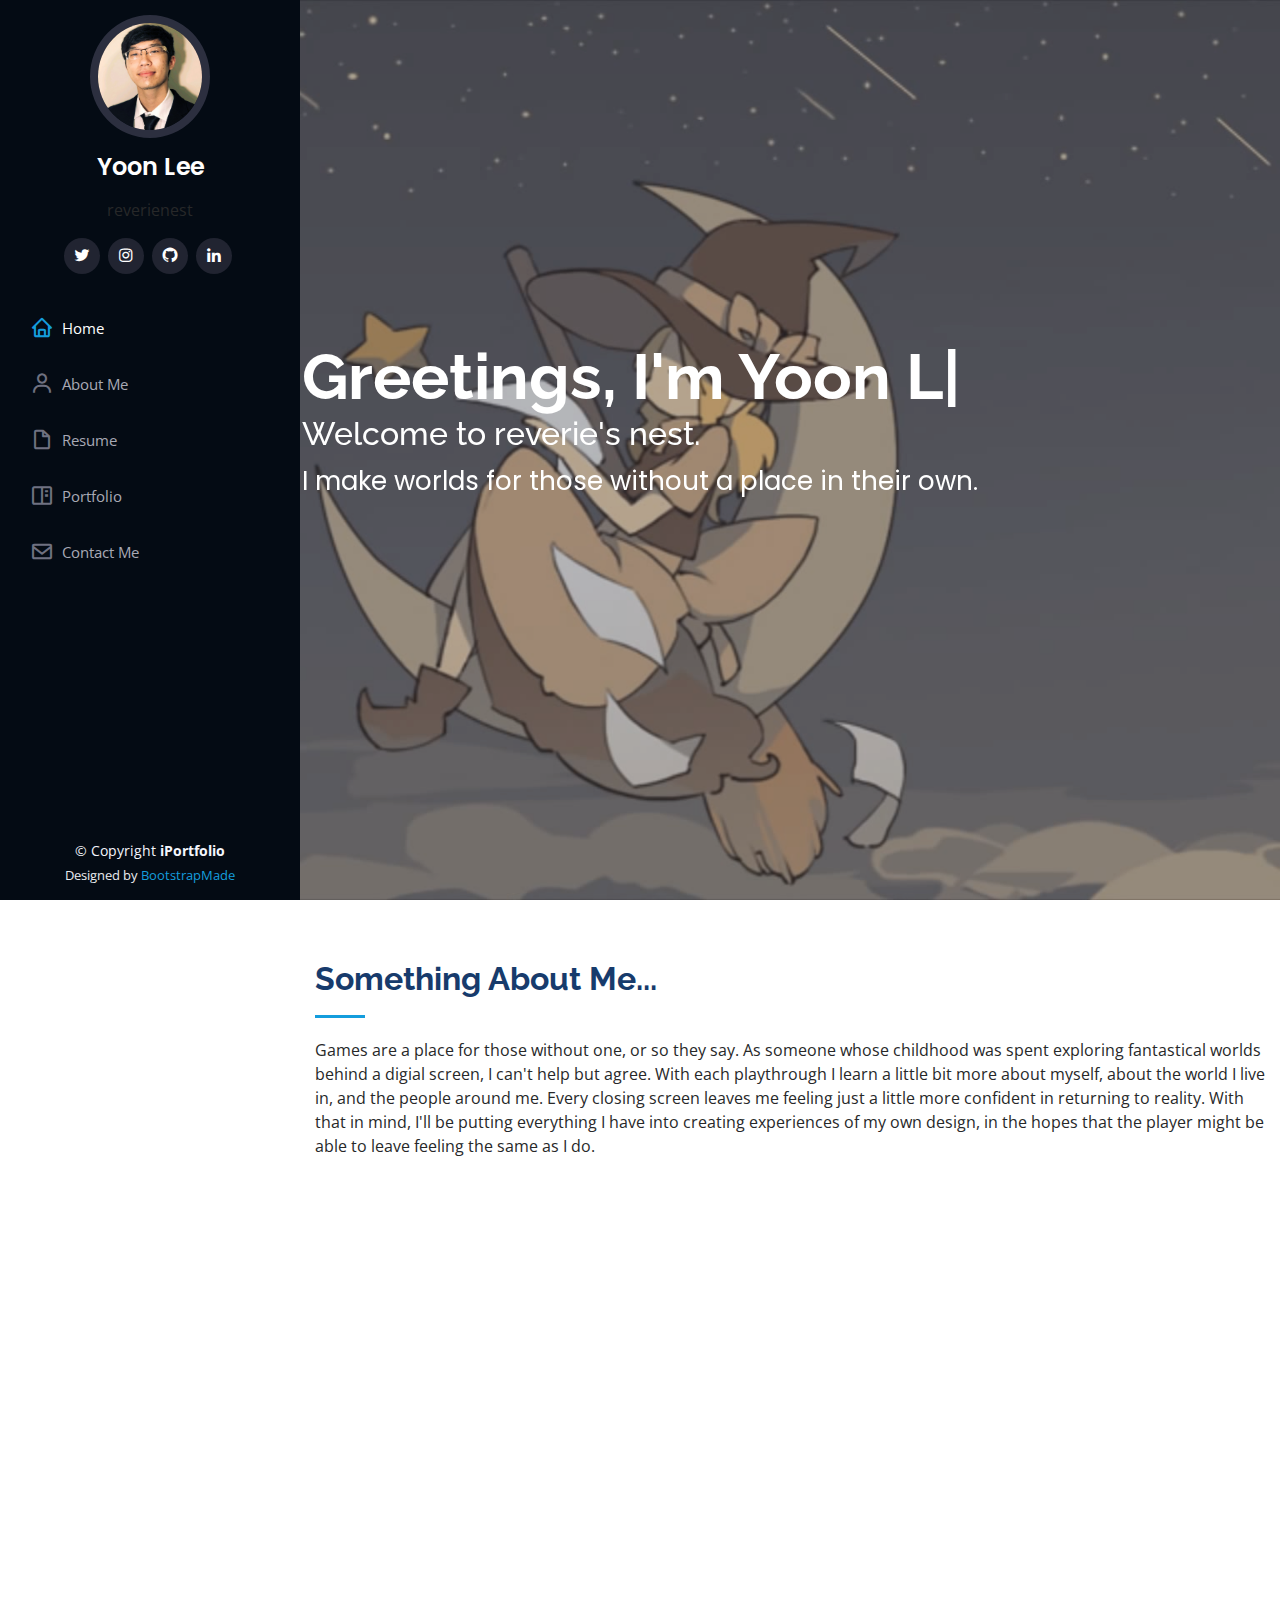
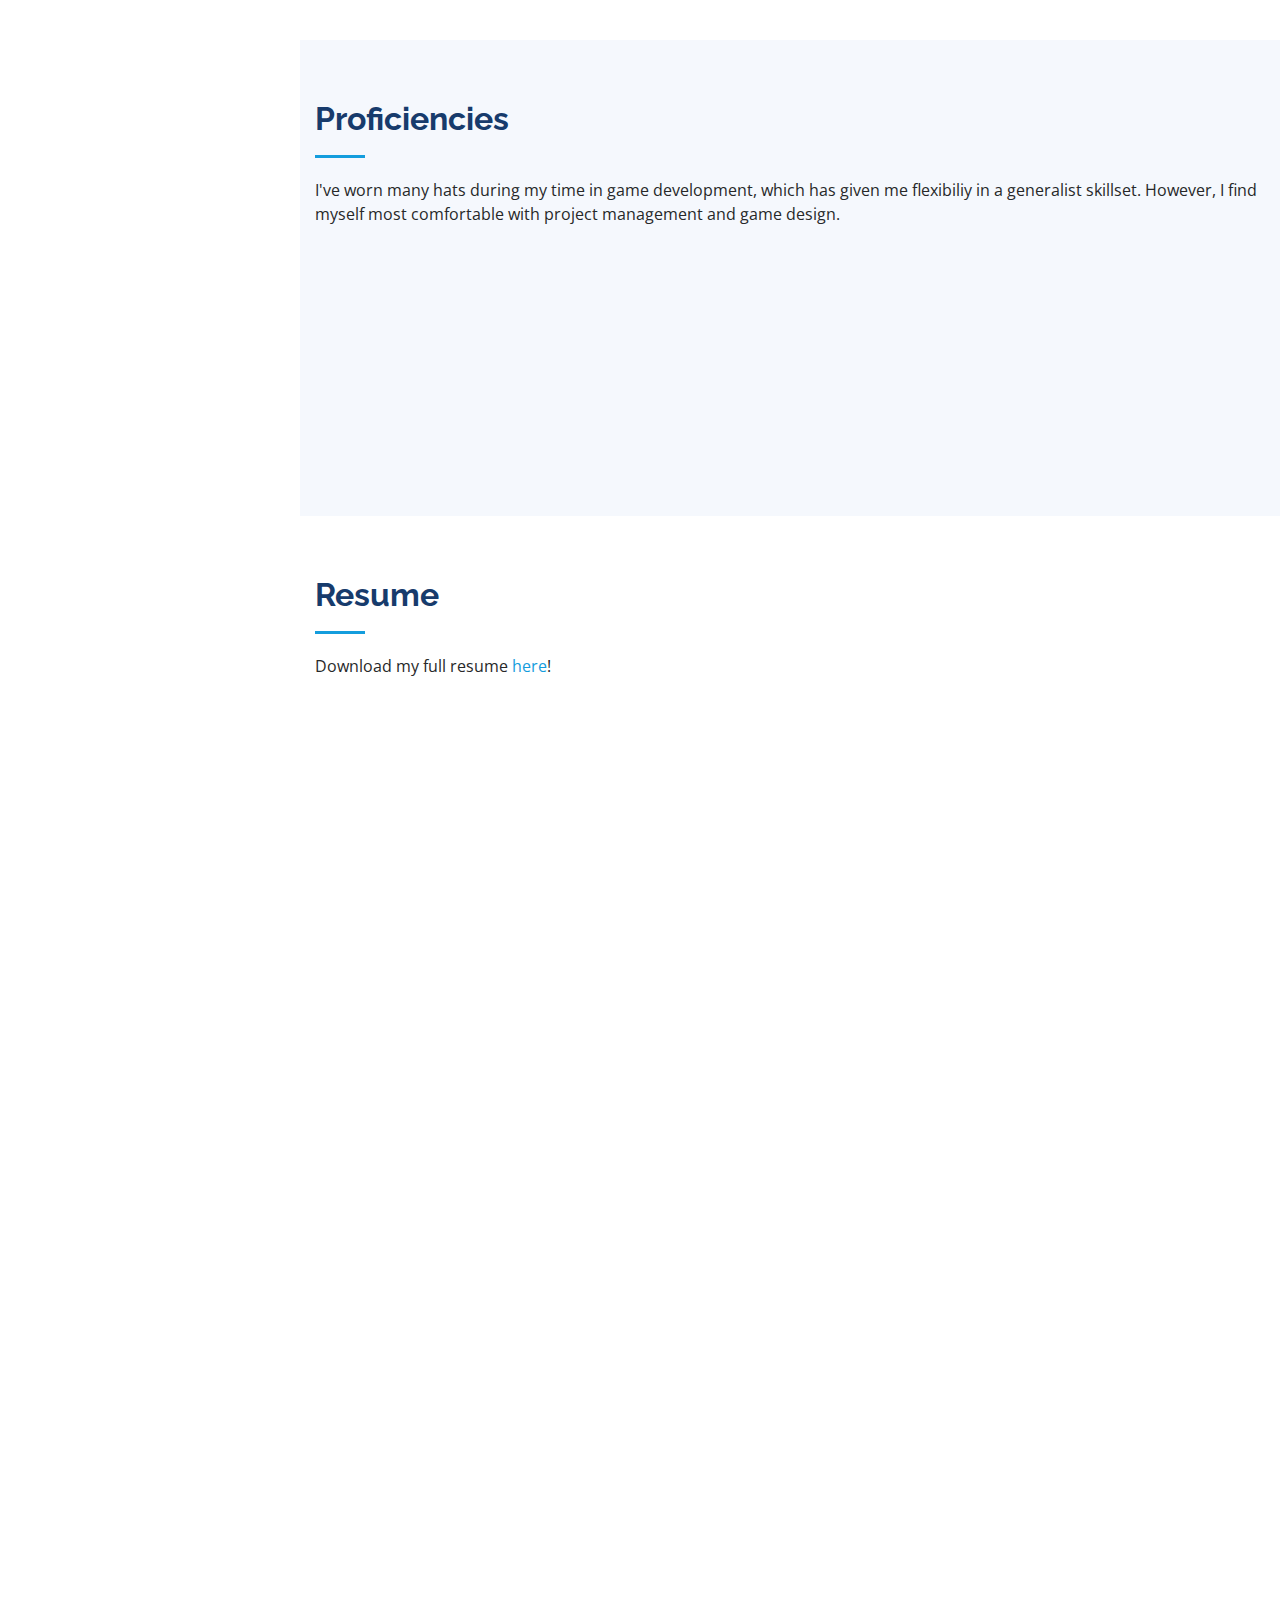
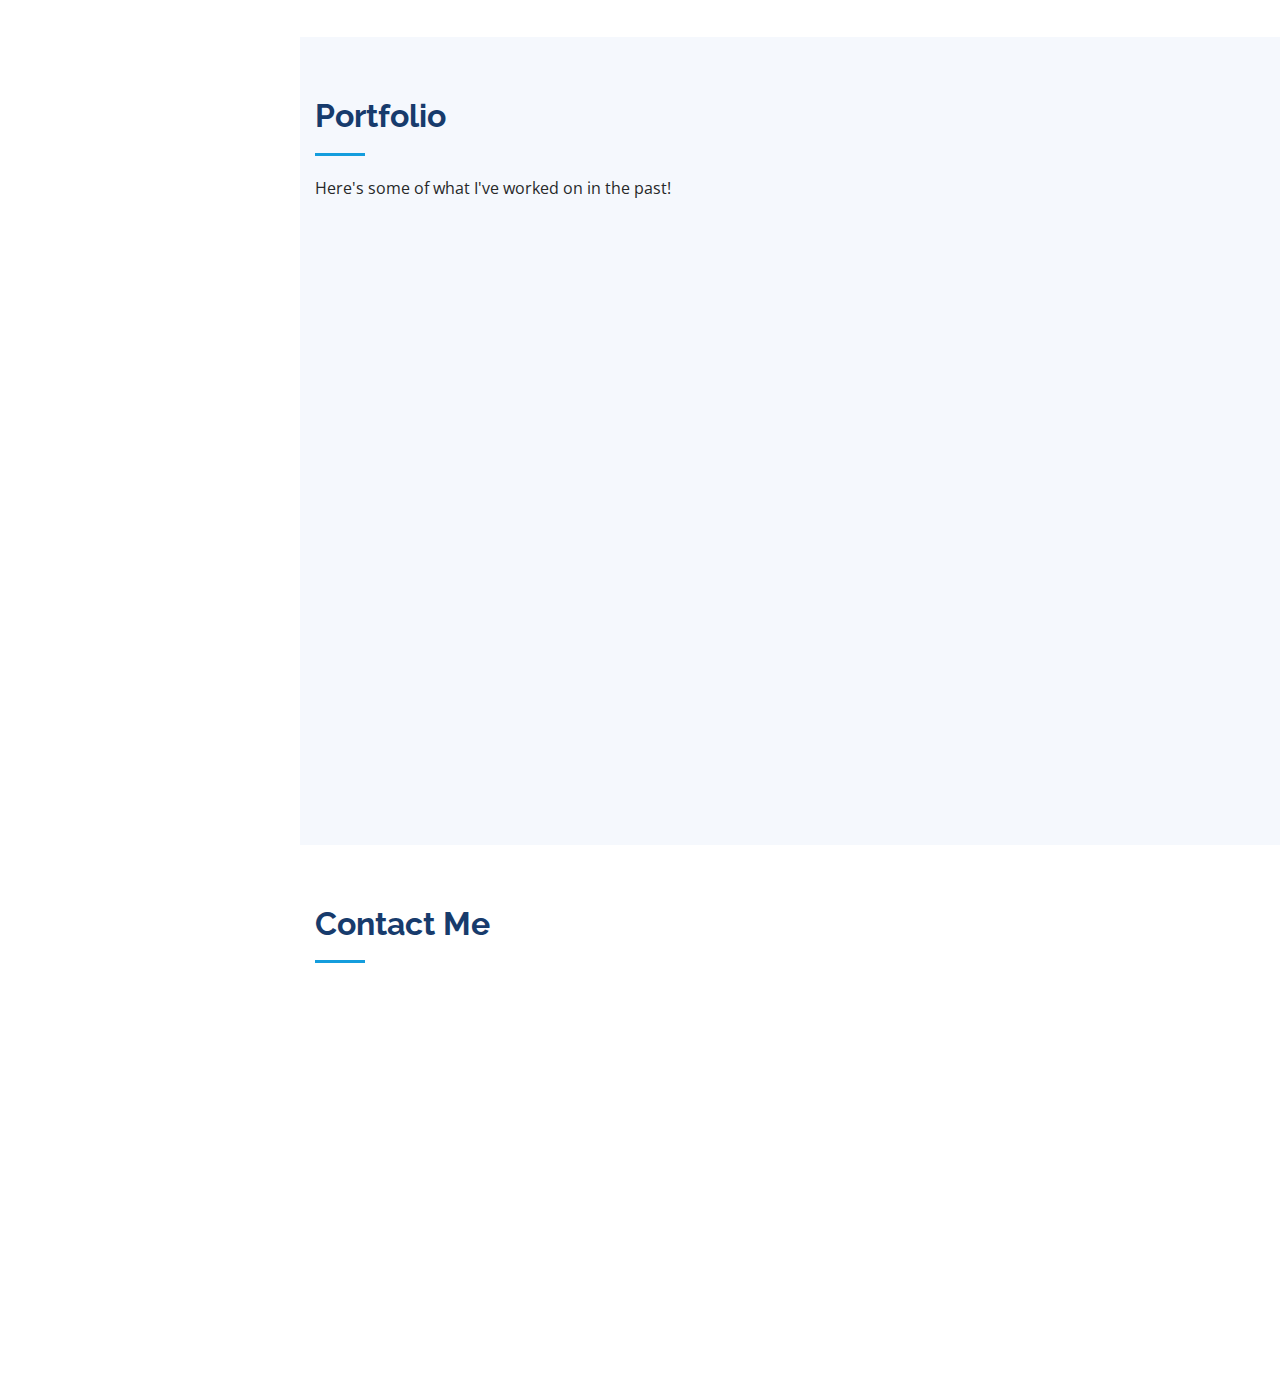
<file: index.html>
<!DOCTYPE html>
<html lang="en">

<head>
  <meta charset="utf-8">
  <meta content="width=device-width, initial-scale=1.0" name="viewport">

  <title>reverie's nest - index</title>
  <meta content="" name="description">
  <meta content="" name="keywords">

  <!-- Favicons -->
  <link href="assets/img/favicon.png" rel="icon">
  <link href="assets/img/apple-touch-icon.png" rel="apple-touch-icon">

  <!-- Google Fonts -->
  <link href="https://fonts.googleapis.com/css?family=Open+Sans:300,300i,400,400i,600,600i,700,700i|Raleway:300,300i,400,400i,500,500i,600,600i,700,700i|Poppins:300,300i,400,400i,500,500i,600,600i,700,700i" rel="stylesheet">

  <!-- Vendor CSS Files -->
  <link href="assets/vendor/bootstrap/css/bootstrap.min.css" rel="stylesheet">
  <link href="assets/vendor/icofont/icofont.min.css" rel="stylesheet">
  <link href="assets/vendor/boxicons/css/boxicons.min.css" rel="stylesheet">
  <link href="assets/vendor/venobox/venobox.css" rel="stylesheet">
  <link href="assets/vendor/owl.carousel/assets/owl.carousel.min.css" rel="stylesheet">
  <link href="assets/vendor/aos/aos.css" rel="stylesheet">

  <!-- Template Main CSS File -->
  <link href="assets/css/style.css" rel="stylesheet">

  <!-- =======================================================
  * Template Name: iPortfolio - v1.4.0
  * Template URL: https://bootstrapmade.com/iportfolio-bootstrap-portfolio-websites-template/
  * Author: BootstrapMade.com
  * License: https://bootstrapmade.com/license/
  ======================================================== -->
</head>

<body>

  <!-- ======= Mobile nav toggle button ======= -->
  <button type="button" class="mobile-nav-toggle d-xl-none"><i class="icofont-navigation-menu"></i></button>

  <!-- ======= Header ======= -->
  <header id="header">
    <div class="d-flex flex-column">

      <div class="profile">
        <img src="assets/img/yun.png" alt="" class="img-fluid rounded-circle">
        <h1 class="text-light"><a href="index.html">Yoon Lee</a></h1>
          <p style="color:#fff;"><center>reverienest</center></p>
        <div class="social-links mt-3 text-center">
          <a href="https://twitter.com/reverienest" class="twitter"><i class="bx bxl-twitter"></i></a>
          <a href="https://www.instagram.com/reverienest/" class="instagram"><i class="bx bxl-instagram"></i></a>
          <a href="https://github.com/reverienest" class="github"><i class="bx bxl-github"></i></a>
          <a href="https://www.linkedin.com/in/reverienest/" class="linkedin"><i class="bx bxl-linkedin"></i></a>
        </div>
      </div>

      <nav class="nav-menu">
        <ul>
          <li class="active"><a href="index.html"><i class="bx bx-home"></i> <span>Home</span></a></li>
          <li><a href="#about"><i class="bx bx-user"></i> <span>About Me</span></a></li>
        <li><a href="#resume"><i class="bx bx-file-blank"></i> <span>Resume</span></a></li>
          <li><a href="#portfolio"><i class="bx bx-book-content"></i> Portfolio</a></li>
          <li><a href="#contact"><i class="bx bx-envelope"></i> Contact Me</a></li>

        </ul>
      </nav><!-- .nav-menu -->
      <button type="button" class="mobile-nav-toggle d-xl-none"><i class="icofont-navigation-menu"></i></button>

    </div>
  </header><!-- End Header -->

  <!-- ======= Hero Section ======= -->
  <section id="hero" class="d-flex flex-column justify-content-center align-items-center">
    <div class="hero-container" data-aos="fade-in">
      <h1>Greetings, I'm <span class="typed" data-typed-items="Yoon Lee., reverienest."></span></h1>
        <h2 style="color:#fff;">Welcome to reverie's nest.</h2>
      <p>I make worlds for those without a place in their own.</p>
    </div>
  </section><!-- End Hero -->

  <main id="main">

    <!-- ======= About Section ======= -->
    <section id="about" class="about">
      <div class="container">

        <div class="section-title">
          <h2>Something About Me...</h2>
          <p>Games are a place for those without one, or so they say. As someone whose childhood was spent exploring fantastical worlds behind a digial screen, I can't help but agree. With each playthrough I learn a little bit more about myself, about the world I live in, and the  people around me. Every closing screen leaves me feeling just a little more confident in returning to reality. With that in mind, I'll be putting everything I have into creating experiences of my own design, in the hopes that the player might be able to leave feeling the same as I do.</p>
        </div>

        <div class="row">
          <div class="col-lg-4" data-aos="fade-right">
            <img src="assets/img/yun.png" class="img-fluid" alt="">
          </div>
          <div class="col-lg-8 pt-4 pt-lg-0 content" data-aos="fade-left">
            <h3>I'm a Game Designer &amp; Producer.</h3>
            <p class="font-italic">
              
            </p>
            <div class="row">
              
                <ul>
                  <li><i class="icofont-rounded-right"></i> <strong>School:</strong> Georgia Institute of Technology</li>
                    <li><i class="icofont-rounded-right"></i> <strong>Major:</strong> Computational Media</li>
                    <li><i class="icofont-rounded-right"></i> <strong>Courses:</strong> Game Studies, Object-Oriented Programming, Data Structures and Algorithms, Linear Algebra, Media/Devices/Architecture</li>
                    <li><i class="icofont-rounded-right"></i> <strong>Fields of Experience:</strong> Project Management, Game Design, Gameplay Programming, Music Composition, Narrative Design</li>
                </ul>
            </div>
            <p>
              Currently, I'm a third year student at Georgia Tech majoring in Computational Media, my concentration being in games and media. I've a great passion in drafting concepts for exciting systems and game worlds, and in bringing those visions to life by ensuring team communication and collaboration. In addition, I enjoy devising and implementing thoughtful game mechanics for the player to use as they interact with my creations.
            </p>
          </div>
        </div>

      </div>
    </section><!-- End About Section -->

    <!-- ======= Skills Section ======= -->
    <section id="skills" class="skills section-bg">
      <div class="container">

        <div class="section-title">
          <h2>Proficiencies</h2>
          <p>I've worn many hats during my time in game development, which has given me flexibiliy in a generalist skillset. However, I find myself most comfortable with project management and game design. </p>
        </div>

        <div class="row skills-content">

          <div class="col-lg-6" data-aos="fade-up">

            <div class="progress">
              <span class="skill">Unity <i class="val">Proficient</i></span>
              <div class="progress-bar-wrap">
                <div class="progress-bar" role="progressbar" aria-valuenow="70" aria-valuemin="0" aria-valuemax="100"></div>
              </div>
            </div>

            <div class="progress">
              <span class="skill">C# <i class="val">Proficient</i></span>
              <div class="progress-bar-wrap">
                <div class="progress-bar" role="progressbar" aria-valuenow="70" aria-valuemin="0" aria-valuemax="100"></div>
              </div>
            </div>

            <div class="progress">
              <span class="skill">Unreal Engine 4 <i class="val">Competent</i></span>
              <div class="progress-bar-wrap">
                <div class="progress-bar" role="progressbar" aria-valuenow="50" aria-valuemin="0" aria-valuemax="100"></div>
              </div>
            </div>
                        
            <div class="progress">
              <span class="skill">FL Studio <i class="val">Proficient</i></span>
              <div class="progress-bar-wrap">
                <div class="progress-bar" role="progressbar" aria-valuenow="60" aria-valuemin="0" aria-valuemax="100"></div>
              </div>
            </div>



          </div>
            

          <div class="col-lg-6" data-aos="fade-up" data-aos-delay="100">

            <div class="progress">
              <span class="skill">C++ <i class="val">Competent</i></span>
              <div class="progress-bar-wrap">
                <div class="progress-bar" role="progressbar" aria-valuenow="45" aria-valuemin="0" aria-valuemax="100"></div>
              </div>
            </div>

            <div class="progress">
              <span class="skill">Java <i class="val">Proficient</i></span>
              <div class="progress-bar-wrap">
                <div class="progress-bar" role="progressbar" aria-valuenow="65" aria-valuemin="0" aria-valuemax="100"></div>
              </div>
            </div>

            <div class="progress">
              <span class="skill">Trello <i class="val">Expert</i></span>
              <div class="progress-bar-wrap">
                <div class="progress-bar" role="progressbar" aria-valuenow="85" aria-valuemin="0" aria-valuemax="100"></div>
              </div>
            </div>

          </div>

        </div>

      </div>
    </section><!-- End Skills Section -->

    <!-- ======= Resume Section ======= -->
    <section id="resume" class="resume">
      <div class="container">

        <div class="section-title">
          <h2>Resume</h2>
          <p>Download my full resume <a href="assets/YoonLee_Resume.pdf">here</a>! </p>
        </div>

        <div class="row">
          <div class="col-lg-6" data-aos="fade-up">
            <h3 class="resume-title">Summary</h3>
            <div class="resume-item pb-0">
              <h4>Yoon Lee</h4>
              <p><em>Team-oriented game developer with 6 years of experience designing and implementing game features and project management in games.</em></p>
              <ul>

                <li>(404) 793-9959</li>
                <li>reverienest@gmail.com</li>
              </ul>
            </div>

            <h3 class="resume-title">Education</h3>
            <div class="resume-item">
              <h4>Bachelor of Science in Computer Science</h4>
              <h5>Fall 2018 - Spring 2019</h5>
              <p><em>Georgia State University, Atlanta GA</em></p>
              <p>I spent my first year of college at GSU, studying under the Georgia Tech Arts &amp; Sciences Transfer Pathway. There, I served as President of Aurora Game Development Club and served as an organizer for the Global Game Jam 2019 Atlanta location.</p>
            </div>
            <div class="resume-item">
              <h4>Bachelor of Science in Computational Media</h4>
              <h5>Fall 2019 - Present</h5>
              <p><em>Georgia Institue of Technology, Atlanta GA</em></p>
              <p>I am currently enrolled at Georgia Tech as a CM major, where I study games and computer science for the purposes of design and implementation. I also serve as Vice-President of VGDev, a student game development organization that provides resources and opportunies for students in games. </p>
            </div>
          </div>
          <div class="col-lg-6" data-aos="fade-up" data-aos-delay="100">
            <h3 class="resume-title">Current Roles</h3>
            <div class="resume-item">
              <h4>President</h4>
              <h5>Fall 2020 - Present</h5>
              <p><em>VGDev @ Georgia Tech </em></p>
              <ul>
                <li>Oversee weekly meetings and community activities with the capacity of up to 120+ people.</li>
                <li>Organize workshops and events with professional developers to provide networking opportunities to members.</li>
                <li>Supervise up to 6+ project teams and provide guidance to team leads regarding project scope/management. </li>
                <li>Maintain the semesterly budget and allocate resources to upcoming events and initiatives. </li>
              </ul>
            </div>
            <div class="resume-item">
              <h4>Project Lead</h4>
              <h5>Fall 2020</h5>
              <p><em>Lunacia Project Team</em></p>
              <ul>
                <li>Delegated tasks between the 60 members of the team and provided council on all aspects of the project.</li>
                <li>Administered team activity and version control efforts via Trello documentation and GitHub.</li>
                <li>Oversaw the development of core features of the project and worked alongside assigned team members to complete deliverables.</li>
                <li>Designed and pitched the core concept of the project, including mechanics, level design, and systems. </li>
              </ul>
            </div>
          </div>
        </div>

      </div>
    </section><!-- End Resume Section -->

    <!-- ======= Portfolio Section ======= -->
    <section id="portfolio" class="portfolio section-bg">
      <div class="container">

        <div class="section-title">
          <h2>Portfolio</h2>
          <p>Here's some of what I've worked on in the past!</p>
        </div>

        <div class="row" data-aos="fade-up">
          <div class="col-lg-12 d-flex justify-content-center">
            <ul id="portfolio-flters">
              <li data-filter="*" class="filter-active">All</li>
              <li data-filter=".filter-game">Games</li>
              <li data-filter=".filter-music">Music</li>

            </ul>
          </div>
        </div>

        <div class="row portfolio-container" data-aos="fade-up" data-aos-delay="100">

          <div class="col-lg-4 col-md-6 portfolio-item filter-game">
            <div class="portfolio-wrap">
              <img src="assets/img/portfolio/lunacia.png" class="img-fluid" alt="">
              <div class="portfolio-links">
                <a href="assets/img/portfolio/lunacia.png" data-gall="portfolioGallery" class="venobox" title="game5"><i class="bx bx-plus"></i></a>
                  <h2 style="color:#AEAEAE;">Lunacia</h2>
                <a href="lunacia-page.html" title="Lunacia"><i class="bx bx-link"></i></a>
              </div>
            </div>
          </div>

          <div class="col-lg-4 col-md-6 portfolio-item filter-game">
            <div class="portfolio-wrap">
              <img src="assets/img/portfolio/walpurgisnacht.png" class="img-fluid" alt="">
              <div class="portfolio-links">
                <a href="assets/img/portfolio/walpurgisnacht.png" data-gall="portfolioGallery" class="venobox" title="game4"><i class="bx bx-plus"></i></a>
                  <h2 style="color:#AEAEAE;">Walpurgisnacht</h2>
                <a href="walpurgisnacht-page.html" title="Walpurgisnacht"><i class="bx bx-link"></i></a>
              </div>
            </div>
          </div>

          <div class="col-lg-4 col-md-6 portfolio-item filter-game">
            <div class="portfolio-wrap">
              <img src="assets/img/portfolio/projectChronograph.png" class="img-fluid" alt="">
              <div class="portfolio-links">
                <a href="assets/img/portfolio/portfolio-3.jpg" data-gall="portfolioGallery" class="venobox" title="game3"><i class="bx bx-plus"></i></a>
                  <h2 style="color:#AEAEAE;">Chronograph</h2>
                <a href="chronograph-page.html" title="Chronograph"><i class="bx bx-link"></i></a>
              </div>
            </div>
          </div>

          <div class="col-lg-4 col-md-6 portfolio-item filter-game">
            <div class="portfolio-wrap">
              <img src="assets/img/portfolio/piecewise.png" class="img-fluid" alt="">
              <div class="portfolio-links">
                <a href="assets/img/portfolio/portfolio-4.jpg" data-gall="portfolioGallery" class="venobox" title="game2"><i class="bx bx-plus"></i></a>
                  <h2 style="color:#AEAEAE;">Piecewise</h2>
                <a href="piecewise-page.html" title="Piecewise"><i class="bx bx-link"></i></a>
              </div>
            </div>
          </div>

             <div class="col-lg-4 col-md-6 portfolio-item filter-game">
            <div class="portfolio-wrap">
              <img src="assets/img/portfolio/chroma.jpg" class="img-fluid" alt="">
              <div class="portfolio-links">
                <a href="assets/img/portfolio/ch" data-gall="portfolioGallery" class="venobox" title="game1"><i class="bx bx-plus"></i></a>
                  <h2 style="color:#AEAEAE;">Chroma</h2>
                <a href="chroma-page.html" title="Chroma"><i class="bx bx-link"></i></a>
              </div>
            </div>
          </div>

        </div>

      </div>
    </section><!-- End Portfolio Section -->

    
    <!-- ======= Contact Section ======= -->
    <section id="contact" class="contact">
      <div class="container">

        <div class="section-title">
          <h2>Contact Me</h2>
        </div>

        <div class="row" data-aos="fade-in">

          <div class="col-lg-5 d-flex align-items-stretch">
            <div class="info">

              <div class="email">
                <i class="icofont-envelope"></i>
                <h4>Email:</h4>
                <p>reverienest@gmail.com</p>
              </div>

              <div class="phone">
                <i class="icofont-phone"></i>
                <h4>Call:</h4>
                <p>404 793 9959</p>
              </div>

            </div>

          </div>

        </div>

      </div>
    </section><!-- End Contact Section -->

  </main><!-- End #main -->

  <!-- ======= Footer ======= -->
  <footer id="footer">
    <div class="container">
      <div class="copyright">
        &copy; Copyright <strong><span>iPortfolio</span></strong>
      </div>
      <div class="credits">
        <!-- All the links in the footer should remain intact. -->
        <!-- You can delete the links only if you purchased the pro version. -->
        <!-- Licensing information: https://bootstrapmade.com/license/ -->
        <!-- Purchase the pro version with working PHP/AJAX contact form: https://bootstrapmade.com/iportfolio-bootstrap-portfolio-websites-template/ -->
        Designed by <a href="https://bootstrapmade.com/">BootstrapMade</a>
      </div>
    </div>
  </footer><!-- End  Footer -->

  <a href="#" class="back-to-top"><i class="icofont-simple-up"></i></a>

  <!-- Vendor JS Files -->
  <script src="assets/vendor/jquery/jquery.min.js"></script>
  <script src="assets/vendor/bootstrap/js/bootstrap.bundle.min.js"></script>
  <script src="assets/vendor/jquery.easing/jquery.easing.min.js"></script>
  <script src="assets/vendor/php-email-form/validate.js"></script>
  <script src="assets/vendor/waypoints/jquery.waypoints.min.js"></script>
  <script src="assets/vendor/counterup/counterup.min.js"></script>
  <script src="assets/vendor/isotope-layout/isotope.pkgd.min.js"></script>
  <script src="assets/vendor/venobox/venobox.min.js"></script>
  <script src="assets/vendor/owl.carousel/owl.carousel.min.js"></script>
  <script src="assets/vendor/typed.js/typed.min.js"></script>
  <script src="assets/vendor/aos/aos.js"></script>

  <!-- Template Main JS File -->
  <script src="assets/js/main.js"></script>

</body>

</html>
</file>
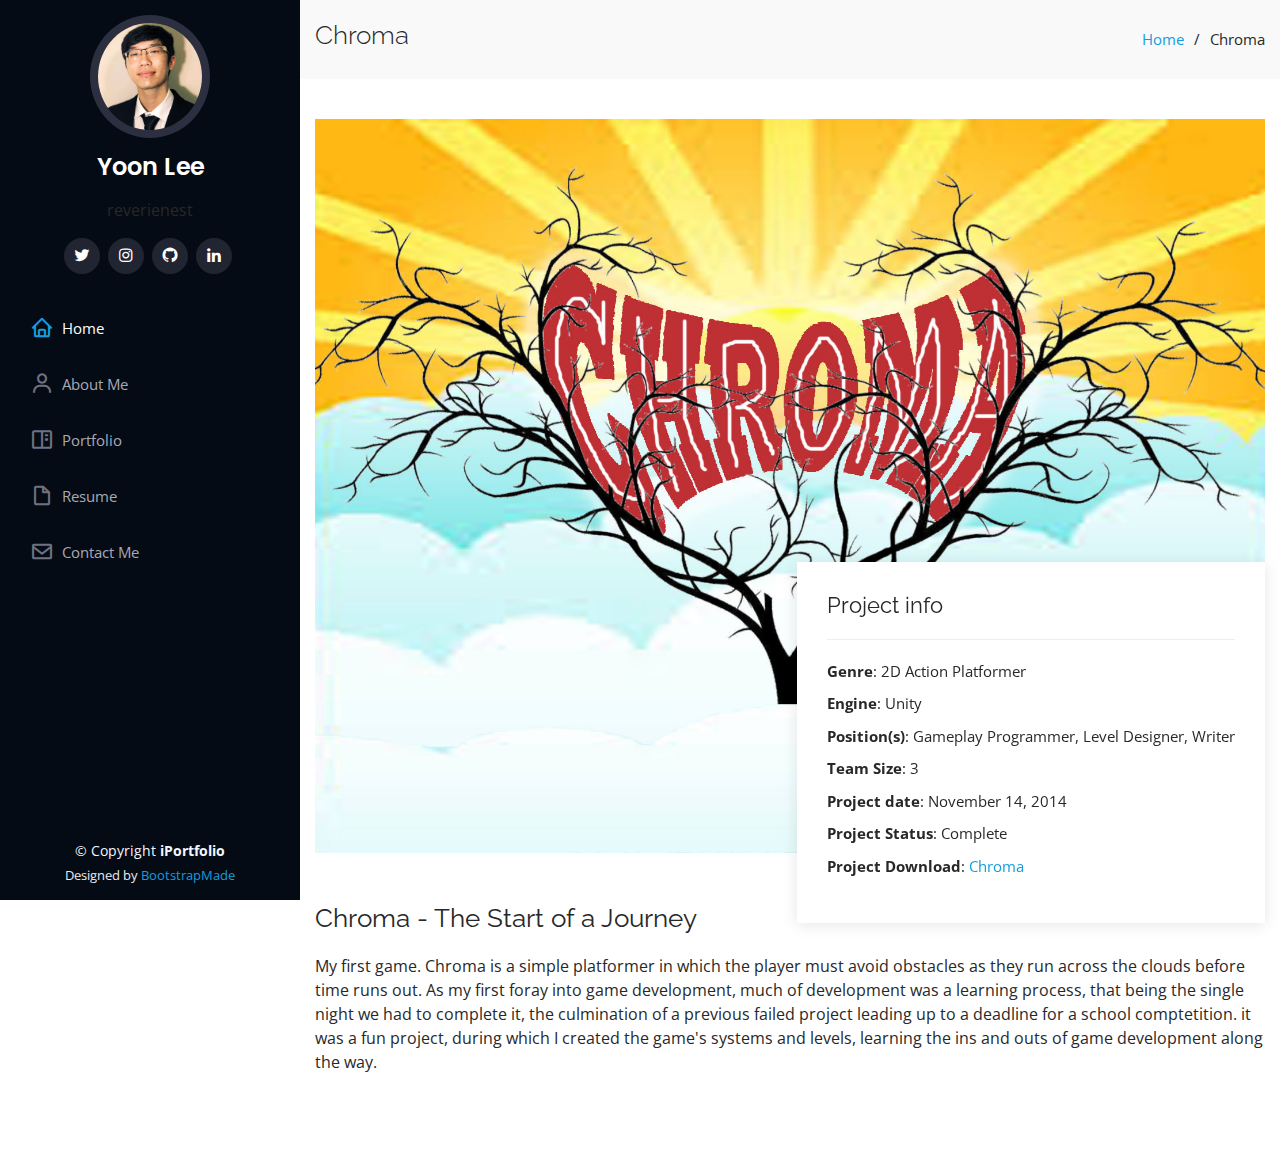
<file: chroma-page.html>
<!DOCTYPE html>
<html lang="en">

<head>
  <meta charset="utf-8">
  <meta content="width=device-width, initial-scale=1.0" name="viewport">

  <title>reverie's nest - Chroma</title>
  <meta content="" name="description">
  <meta content="" name="keywords">

  <!-- Favicons -->
  <link href="assets/img/favicon.png" rel="icon">
  <link href="assets/img/apple-touch-icon.png" rel="apple-touch-icon">

  <!-- Google Fonts -->
  <link href="https://fonts.googleapis.com/css?family=Open+Sans:300,300i,400,400i,600,600i,700,700i|Raleway:300,300i,400,400i,500,500i,600,600i,700,700i|Poppins:300,300i,400,400i,500,500i,600,600i,700,700i" rel="stylesheet">

  <!-- Vendor CSS Files -->
  <link href="assets/vendor/bootstrap/css/bootstrap.min.css" rel="stylesheet">
  <link href="assets/vendor/icofont/icofont.min.css" rel="stylesheet">
  <link href="assets/vendor/boxicons/css/boxicons.min.css" rel="stylesheet">
  <link href="assets/vendor/venobox/venobox.css" rel="stylesheet">
  <link href="assets/vendor/owl.carousel/assets/owl.carousel.min.css" rel="stylesheet">
  <link href="assets/vendor/aos/aos.css" rel="stylesheet">

  <!-- Template Main CSS File -->
  <link href="assets/css/style.css" rel="stylesheet">

  <!-- =======================================================
  * Template Name: iPortfolio - v1.4.0
  * Template URL: https://bootstrapmade.com/iportfolio-bootstrap-portfolio-websites-template/
  * Author: BootstrapMade.com
  * License: https://bootstrapmade.com/license/
  ======================================================== -->
</head>

<body>

  <!-- ======= Mobile nav toggle button ======= -->
  <button type="button" class="mobile-nav-toggle d-xl-none"><i class="icofont-navigation-menu"></i></button>

  <!-- ======= Header ======= -->
  <header id="header">
    <div class="d-flex flex-column">

      <div class="profile">
        <img src="assets/img/yun.png" alt="" class="img-fluid rounded-circle">
        <h1 class="text-light"><a href="index.html">Yoon Lee</a></h1>
          <p style="color:#fff;"><center>reverienest</center></p>
        <div class="social-links mt-3 text-center">
          <a href="https://twitter.com/reverienest" class="twitter"><i class="bx bxl-twitter"></i></a>
          <a href="https://www.instagram.com/reverienest/" class="instagram"><i class="bx bxl-instagram"></i></a>
          <a href="https://github.com/reverienest" class="github"><i class="bx bxl-github"></i></a>
          <a href="https://www.linkedin.com/in/reverienest/" class="linkedin"><i class="bx bxl-linkedin"></i></a>
        </div>
      </div>

      <nav class="nav-menu">
        <ul>
          <li class="active"><a href="index.html"><i class="bx bx-home"></i> <span>Home</span></a></li>
          <li><a href="#about"><i class="bx bx-user"></i> <span>About Me</span></a></li>
          <li><a href="#portfolio"><i class="bx bx-book-content"></i> Portfolio</a></li>
        <li><a href="#resume"><i class="bx bx-file-blank"></i> <span>Resume</span></a></li>
          <li><a href="#contact"><i class="bx bx-envelope"></i> Contact Me</a></li>

        </ul>
      </nav><!-- .nav-menu -->
      <button type="button" class="mobile-nav-toggle d-xl-none"><i class="icofont-navigation-menu"></i></button>

    </div>
  </header><!-- End Header -->

  <main id="main">

    <!-- ======= Breadcrumbs ======= -->
    <section id="breadcrumbs" class="breadcrumbs">
      <div class="container">

        <div class="d-flex justify-content-between align-items-center">
          <h2>Chroma</h2>
          <ol>
            <li><a href="index.html">Home</a></li>
            <li>Chroma</li>
          </ol>
        </div>

      </div>
    </section><!-- End Breadcrumbs -->

    <!-- ======= Portfolio Details Section ======= -->
    <section id="portfolio-details" class="portfolio-details">
      <div class="container">

        <div class="portfolio-details-container">

          <div class="owl-carousel portfolio-details-carousel">
            <img src="assets/img/portfolio/chroma.jpg" class="img-fluid" alt="">
          </div>

          <div class="portfolio-info">
            <h3>Project info</h3>
            <ul>
              <li><strong>Genre</strong>: 2D Action Platformer</li>
                <li><strong>Engine</strong>: Unity</li>
                <li><strong>Position(s)</strong>: Gameplay Programmer, Level Designer, Writer</li>
              <li><strong>Team Size</strong>: 3</li>
              <li><strong>Project date</strong>: November 14, 2014</li>
                <li><strong>Project Status</strong>: Complete</li>
              <li><strong>Project Download</strong>: <a href="assets/projects/Chroma.zip">Chroma</a></li>
            </ul>
          </div>

        </div>

        <div class="portfolio-description">
          <h2>Chroma - The Start of a Journey</h2>
          <p>
            My first game. Chroma is a simple platformer in which the player must avoid obstacles as they run across the clouds before time runs out. As my first foray into game development, much of development was a learning process, that being the single night we had to complete it, the culmination of a previous failed project leading up to a deadline for a school comptetition. it was a fun project, during which I created the game's systems and levels, learning the ins and outs of game development along the way.
          </p>
        </div>

      </div>
    </section><!-- End Portfolio Details Section -->

  </main><!-- End #main -->

  <!-- ======= Footer ======= -->
  <footer id="footer">
    <div class="container">
      <div class="copyright">
        &copy; Copyright <strong><span>iPortfolio</span></strong>
      </div>
      <div class="credits">
        <!-- All the links in the footer should remain intact. -->
        <!-- You can delete the links only if you purchased the pro version. -->
        <!-- Licensing information: https://bootstrapmade.com/license/ -->
        <!-- Purchase the pro version with working PHP/AJAX contact form: https://bootstrapmade.com/iportfolio-bootstrap-portfolio-websites-template/ -->
        Designed by <a href="https://bootstrapmade.com/">BootstrapMade</a>
      </div>
    </div>
  </footer><!-- End  Footer -->

  <a href="#" class="back-to-top"><i class="icofont-simple-up"></i></a>

  <!-- Vendor JS Files -->
  <script src="assets/vendor/jquery/jquery.min.js"></script>
  <script src="assets/vendor/bootstrap/js/bootstrap.bundle.min.js"></script>
  <script src="assets/vendor/jquery.easing/jquery.easing.min.js"></script>
  <script src="assets/vendor/php-email-form/validate.js"></script>
  <script src="assets/vendor/waypoints/jquery.waypoints.min.js"></script>
  <script src="assets/vendor/counterup/counterup.min.js"></script>
  <script src="assets/vendor/isotope-layout/isotope.pkgd.min.js"></script>
  <script src="assets/vendor/venobox/venobox.min.js"></script>
  <script src="assets/vendor/owl.carousel/owl.carousel.min.js"></script>
  <script src="assets/vendor/typed.js/typed.min.js"></script>
  <script src="assets/vendor/aos/aos.js"></script>

  <!-- Template Main JS File -->
  <script src="assets/js/main.js"></script>

</body>

</html>
</file>
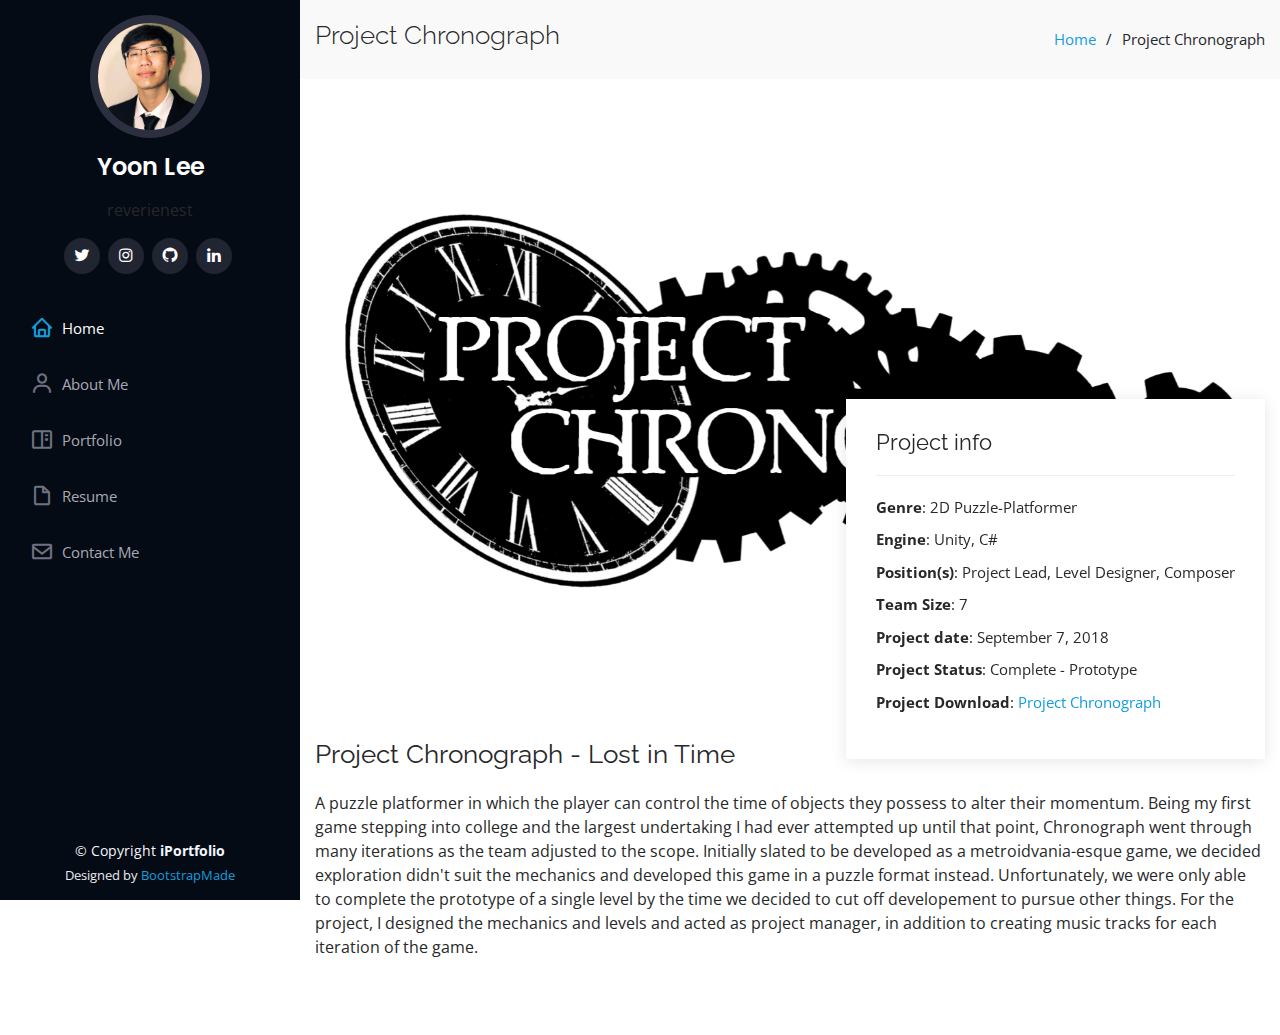
<file: chronograph-page.html>
<!DOCTYPE html>
<html lang="en">

<head>
  <meta charset="utf-8">
  <meta content="width=device-width, initial-scale=1.0" name="viewport">

  <title>reverie's nest - Chronograph</title>
  <meta content="" name="description">
  <meta content="" name="keywords">

  <!-- Favicons -->
  <link href="assets/img/favicon.png" rel="icon">
  <link href="assets/img/apple-touch-icon.png" rel="apple-touch-icon">

  <!-- Google Fonts -->
  <link href="https://fonts.googleapis.com/css?family=Open+Sans:300,300i,400,400i,600,600i,700,700i|Raleway:300,300i,400,400i,500,500i,600,600i,700,700i|Poppins:300,300i,400,400i,500,500i,600,600i,700,700i" rel="stylesheet">

  <!-- Vendor CSS Files -->
  <link href="assets/vendor/bootstrap/css/bootstrap.min.css" rel="stylesheet">
  <link href="assets/vendor/icofont/icofont.min.css" rel="stylesheet">
  <link href="assets/vendor/boxicons/css/boxicons.min.css" rel="stylesheet">
  <link href="assets/vendor/venobox/venobox.css" rel="stylesheet">
  <link href="assets/vendor/owl.carousel/assets/owl.carousel.min.css" rel="stylesheet">
  <link href="assets/vendor/aos/aos.css" rel="stylesheet">

  <!-- Template Main CSS File -->
  <link href="assets/css/style.css" rel="stylesheet">

  <!-- =======================================================
  * Template Name: iPortfolio - v1.4.0
  * Template URL: https://bootstrapmade.com/iportfolio-bootstrap-portfolio-websites-template/
  * Author: BootstrapMade.com
  * License: https://bootstrapmade.com/license/
  ======================================================== -->
</head>

<body>

  <!-- ======= Mobile nav toggle button ======= -->
  <button type="button" class="mobile-nav-toggle d-xl-none"><i class="icofont-navigation-menu"></i></button>

  <!-- ======= Header ======= -->
  <header id="header">
    <div class="d-flex flex-column">

      <div class="profile">
        <img src="assets/img/yun.png" alt="" class="img-fluid rounded-circle">
        <h1 class="text-light"><a href="index.html">Yoon Lee</a></h1>
          <p style="color:#fff;"><center>reverienest</center></p>
        <div class="social-links mt-3 text-center">
          <a href="https://twitter.com/reverienest" class="twitter"><i class="bx bxl-twitter"></i></a>
          <a href="https://www.instagram.com/reverienest/" class="instagram"><i class="bx bxl-instagram"></i></a>
          <a href="https://github.com/reverienest" class="github"><i class="bx bxl-github"></i></a>
          <a href="https://www.linkedin.com/in/reverienest/" class="linkedin"><i class="bx bxl-linkedin"></i></a>
        </div>
      </div>

      <nav class="nav-menu">
        <ul>
          <li class="active"><a href="index.html"><i class="bx bx-home"></i> <span>Home</span></a></li>
          <li><a href="#about"><i class="bx bx-user"></i> <span>About Me</span></a></li>
          <li><a href="#portfolio"><i class="bx bx-book-content"></i> Portfolio</a></li>
        <li><a href="#resume"><i class="bx bx-file-blank"></i> <span>Resume</span></a></li>
          <li><a href="#contact"><i class="bx bx-envelope"></i> Contact Me</a></li>

        </ul>
      </nav><!-- .nav-menu -->
      <button type="button" class="mobile-nav-toggle d-xl-none"><i class="icofont-navigation-menu"></i></button>

    </div>
  </header><!-- End Header -->

  <main id="main">

    <!-- ======= Breadcrumbs ======= -->
    <section id="breadcrumbs" class="breadcrumbs">
      <div class="container">

        <div class="d-flex justify-content-between align-items-center">
          <h2>Project Chronograph</h2>
          <ol>
            <li><a href="index.html">Home</a></li>
            <li>Project Chronograph</li>
          </ol>
        </div>

      </div>
    </section><!-- End Breadcrumbs -->

    <!-- ======= Portfolio Details Section ======= -->
    <section id="portfolio-details" class="portfolio-details">
      <div class="container">

        <div class="portfolio-details-container">

          <div class="owl-carousel portfolio-details-carousel">
            <img src="assets/img/portfolio/projectChronograph.png" class="img-fluid" alt="">
          </div>

          <div class="portfolio-info">
            <h3>Project info</h3>
            <ul>
              <li><strong>Genre</strong>: 2D Puzzle-Platformer</li>
                <li><strong>Engine</strong>: Unity, C#</li>
                <li><strong>Position(s)</strong>: Project Lead, Level Designer, Composer</li>
              <li><strong>Team Size</strong>: 7</li>
              <li><strong>Project date</strong>: September 7, 2018</li>
                <li><strong>Project Status</strong>: Complete - Prototype</li>
              <li><strong>Project Download</strong>: <a href="assets/projects/Project_Chronograph.zip">Project Chronograph</a></li>
            </ul>
          </div>

        </div>

        <div class="portfolio-description">
          <h2>Project Chronograph - Lost in Time</h2>
          <p>
            A puzzle platformer in which the player can control the time of objects they possess to alter their momentum. Being my first game stepping into college and the largest undertaking I had ever attempted up until that point, Chronograph went through many iterations as the team adjusted to the scope. Initially slated to be developed as a metroidvania-esque game, we decided exploration didn't suit the mechanics and developed this game in a puzzle format instead. Unfortunately, we were only able to complete the prototype of a single level by the time we decided to cut off developement to pursue other things. For the project, I designed the mechanics and levels and acted as project manager, in addition to creating music tracks for each iteration of the game. 
          </p>
        </div>

      </div>
    </section><!-- End Portfolio Details Section -->

  </main><!-- End #main -->

  <!-- ======= Footer ======= -->
  <footer id="footer">
    <div class="container">
      <div class="copyright">
        &copy; Copyright <strong><span>iPortfolio</span></strong>
      </div>
      <div class="credits">
        <!-- All the links in the footer should remain intact. -->
        <!-- You can delete the links only if you purchased the pro version. -->
        <!-- Licensing information: https://bootstrapmade.com/license/ -->
        <!-- Purchase the pro version with working PHP/AJAX contact form: https://bootstrapmade.com/iportfolio-bootstrap-portfolio-websites-template/ -->
        Designed by <a href="https://bootstrapmade.com/">BootstrapMade</a>
      </div>
    </div>
  </footer><!-- End  Footer -->

  <a href="#" class="back-to-top"><i class="icofont-simple-up"></i></a>

  <!-- Vendor JS Files -->
  <script src="assets/vendor/jquery/jquery.min.js"></script>
  <script src="assets/vendor/bootstrap/js/bootstrap.bundle.min.js"></script>
  <script src="assets/vendor/jquery.easing/jquery.easing.min.js"></script>
  <script src="assets/vendor/php-email-form/validate.js"></script>
  <script src="assets/vendor/waypoints/jquery.waypoints.min.js"></script>
  <script src="assets/vendor/counterup/counterup.min.js"></script>
  <script src="assets/vendor/isotope-layout/isotope.pkgd.min.js"></script>
  <script src="assets/vendor/venobox/venobox.min.js"></script>
  <script src="assets/vendor/owl.carousel/owl.carousel.min.js"></script>
  <script src="assets/vendor/typed.js/typed.min.js"></script>
  <script src="assets/vendor/aos/aos.js"></script>

  <!-- Template Main JS File -->
  <script src="assets/js/main.js"></script>

</body>

</html>
</file>
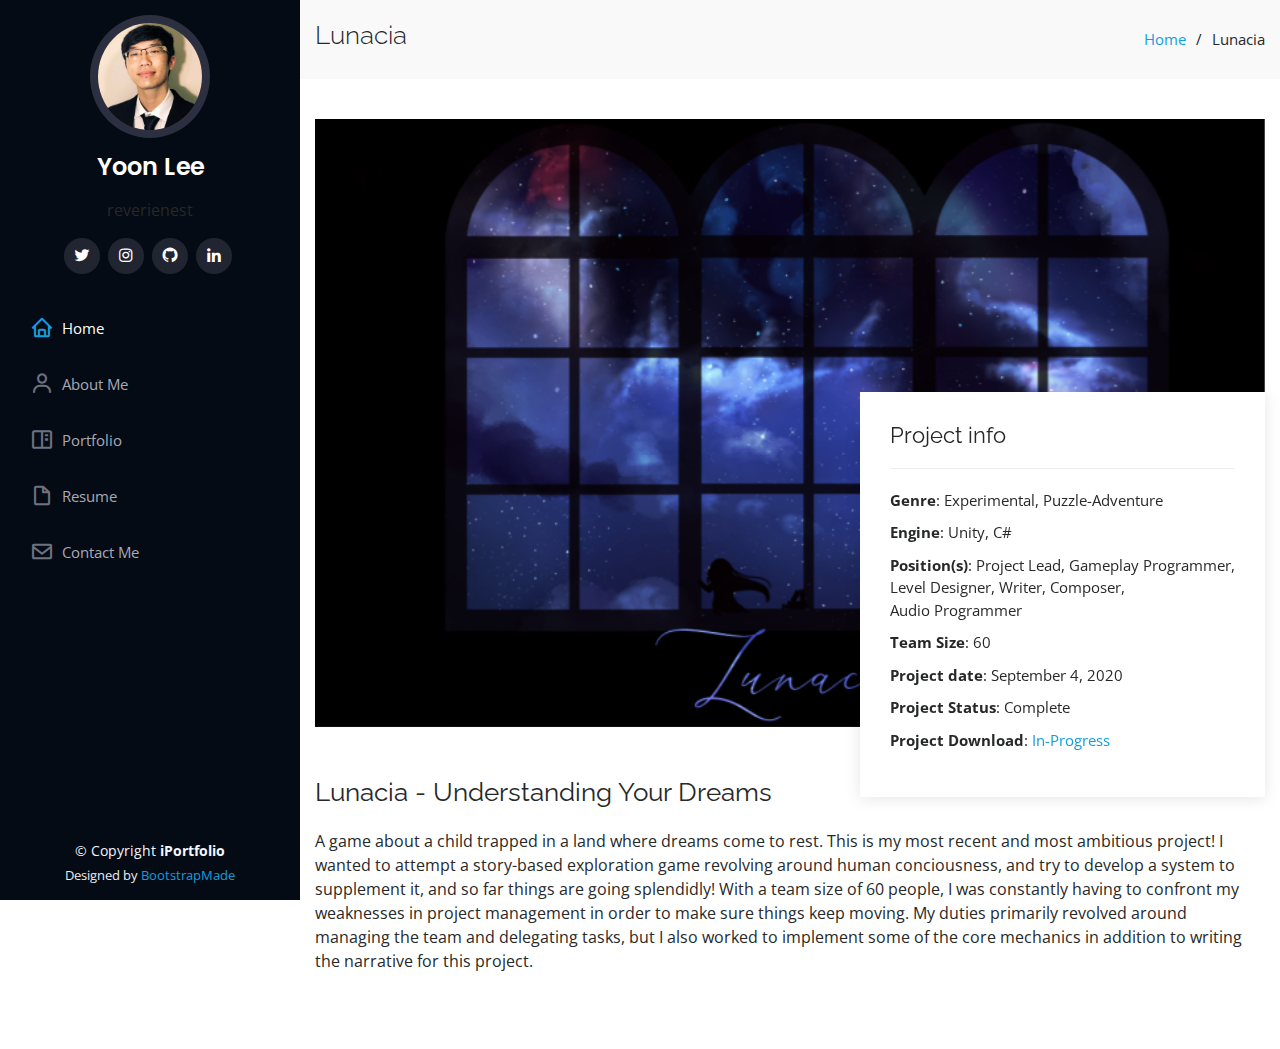
<file: lunacia-page.html>
<!DOCTYPE html>
<html lang="en">

<head>
  <meta charset="utf-8">
  <meta content="width=device-width, initial-scale=1.0" name="viewport">

  <title>reverie's nest - Lunacia</title>
  <meta content="" name="description">
  <meta content="" name="keywords">

  <!-- Favicons -->
  <link href="assets/img/favicon.png" rel="icon">
  <link href="assets/img/apple-touch-icon.png" rel="apple-touch-icon">

  <!-- Google Fonts -->
  <link href="https://fonts.googleapis.com/css?family=Open+Sans:300,300i,400,400i,600,600i,700,700i|Raleway:300,300i,400,400i,500,500i,600,600i,700,700i|Poppins:300,300i,400,400i,500,500i,600,600i,700,700i" rel="stylesheet">

  <!-- Vendor CSS Files -->
  <link href="assets/vendor/bootstrap/css/bootstrap.min.css" rel="stylesheet">
  <link href="assets/vendor/icofont/icofont.min.css" rel="stylesheet">
  <link href="assets/vendor/boxicons/css/boxicons.min.css" rel="stylesheet">
  <link href="assets/vendor/venobox/venobox.css" rel="stylesheet">
  <link href="assets/vendor/owl.carousel/assets/owl.carousel.min.css" rel="stylesheet">
  <link href="assets/vendor/aos/aos.css" rel="stylesheet">

  <!-- Template Main CSS File -->
  <link href="assets/css/style.css" rel="stylesheet">

  <!-- =======================================================
  * Template Name: iPortfolio - v1.4.0
  * Template URL: https://bootstrapmade.com/iportfolio-bootstrap-portfolio-websites-template/
  * Author: BootstrapMade.com
  * License: https://bootstrapmade.com/license/
  ======================================================== -->
</head>

<body>

  <!-- ======= Mobile nav toggle button ======= -->
  <button type="button" class="mobile-nav-toggle d-xl-none"><i class="icofont-navigation-menu"></i></button>

  <!-- ======= Header ======= -->
  <header id="header">
    <div class="d-flex flex-column">

      <div class="profile">
        <img src="assets/img/yun.png" alt="" class="img-fluid rounded-circle">
        <h1 class="text-light"><a href="index.html">Yoon Lee</a></h1>
          <p style="color:#fff;"><center>reverienest</center></p>
        <div class="social-links mt-3 text-center">
          <a href="https://twitter.com/reverienest" class="twitter"><i class="bx bxl-twitter"></i></a>
          <a href="https://www.instagram.com/reverienest/" class="instagram"><i class="bx bxl-instagram"></i></a>
          <a href="https://github.com/reverienest" class="github"><i class="bx bxl-github"></i></a>
          <a href="https://www.linkedin.com/in/reverienest/" class="linkedin"><i class="bx bxl-linkedin"></i></a>
        </div>
      </div>

      <nav class="nav-menu">
        <ul>
          <li class="active"><a href="index.html"><i class="bx bx-home"></i> <span>Home</span></a></li>
          <li><a href="#about"><i class="bx bx-user"></i> <span>About Me</span></a></li>
          <li><a href="#portfolio"><i class="bx bx-book-content"></i> Portfolio</a></li>
        <li><a href="#resume"><i class="bx bx-file-blank"></i> <span>Resume</span></a></li>
          <li><a href="#contact"><i class="bx bx-envelope"></i> Contact Me</a></li>

        </ul>
      </nav><!-- .nav-menu -->
      <button type="button" class="mobile-nav-toggle d-xl-none"><i class="icofont-navigation-menu"></i></button>

    </div>
  </header><!-- End Header -->

  <main id="main">

    <!-- ======= Breadcrumbs ======= -->
    <section id="breadcrumbs" class="breadcrumbs">
      <div class="container">

        <div class="d-flex justify-content-between align-items-center">
          <h2>Lunacia</h2>
          <ol>
            <li><a href="index.html">Home</a></li>
            <li>Lunacia</li>
          </ol>
        </div>

      </div>
    </section><!-- End Breadcrumbs -->

    <!-- ======= Portfolio Details Section ======= -->
    <section id="portfolio-details" class="portfolio-details">
      <div class="container">

        <div class="portfolio-details-container">

          <div class="owl-carousel portfolio-details-carousel">
            <img src="assets/img/portfolio/lunacia.png" class="img-fluid" alt="">
          </div>

          <div class="portfolio-info">
            <h3>Project info</h3>
            <ul>
              <li><strong>Genre</strong>: Experimental, Puzzle-Adventure</li>
                <li><strong>Engine</strong>: Unity, C#</li>
                <li><strong>Position(s)</strong>: Project Lead, Gameplay Programmer, <br> Level Designer, Writer, Composer, <br> Audio Programmer</li>
              <li><strong>Team Size</strong>: 60</li>
              <li><strong>Project date</strong>: September 4, 2020</li>
                <li><strong>Project Status</strong>: Complete</li>
              <li><strong>Project Download</strong>: <a href="#">In-Progress</a></li>
            </ul>
          </div>

        </div>

        <div class="portfolio-description">
          <h2>Lunacia - Understanding Your Dreams</h2>
          <p>
            A game about a child trapped in a land where dreams come to rest. This is my most recent and most ambitious project! I wanted to attempt a story-based exploration game revolving around human conciousness, and try to develop a system to supplement it, and so far things are going splendidly! With a team size of 60 people, I was constantly having to confront my weaknesses in project management in order to make sure things keep moving. My duties primarily revolved around managing the team and delegating tasks, but I also worked to implement some of the core mechanics in addition to writing the narrative for this project.
          </p>
        </div>

      </div>
    </section><!-- End Portfolio Details Section -->

  </main><!-- End #main -->

  <!-- ======= Footer ======= -->
  <footer id="footer">
    <div class="container">
      <div class="copyright">
        &copy; Copyright <strong><span>iPortfolio</span></strong>
      </div>
      <div class="credits">
        <!-- All the links in the footer should remain intact. -->
        <!-- You can delete the links only if you purchased the pro version. -->
        <!-- Licensing information: https://bootstrapmade.com/license/ -->
        <!-- Purchase the pro version with working PHP/AJAX contact form: https://bootstrapmade.com/iportfolio-bootstrap-portfolio-websites-template/ -->
        Designed by <a href="https://bootstrapmade.com/">BootstrapMade</a>
      </div>
    </div>
  </footer><!-- End  Footer -->

  <a href="#" class="back-to-top"><i class="icofont-simple-up"></i></a>

  <!-- Vendor JS Files -->
  <script src="assets/vendor/jquery/jquery.min.js"></script>
  <script src="assets/vendor/bootstrap/js/bootstrap.bundle.min.js"></script>
  <script src="assets/vendor/jquery.easing/jquery.easing.min.js"></script>
  <script src="assets/vendor/php-email-form/validate.js"></script>
  <script src="assets/vendor/waypoints/jquery.waypoints.min.js"></script>
  <script src="assets/vendor/counterup/counterup.min.js"></script>
  <script src="assets/vendor/isotope-layout/isotope.pkgd.min.js"></script>
  <script src="assets/vendor/venobox/venobox.min.js"></script>
  <script src="assets/vendor/owl.carousel/owl.carousel.min.js"></script>
  <script src="assets/vendor/typed.js/typed.min.js"></script>
  <script src="assets/vendor/aos/aos.js"></script>

  <!-- Template Main JS File -->
  <script src="assets/js/main.js"></script>

</body>

</html>
</file>
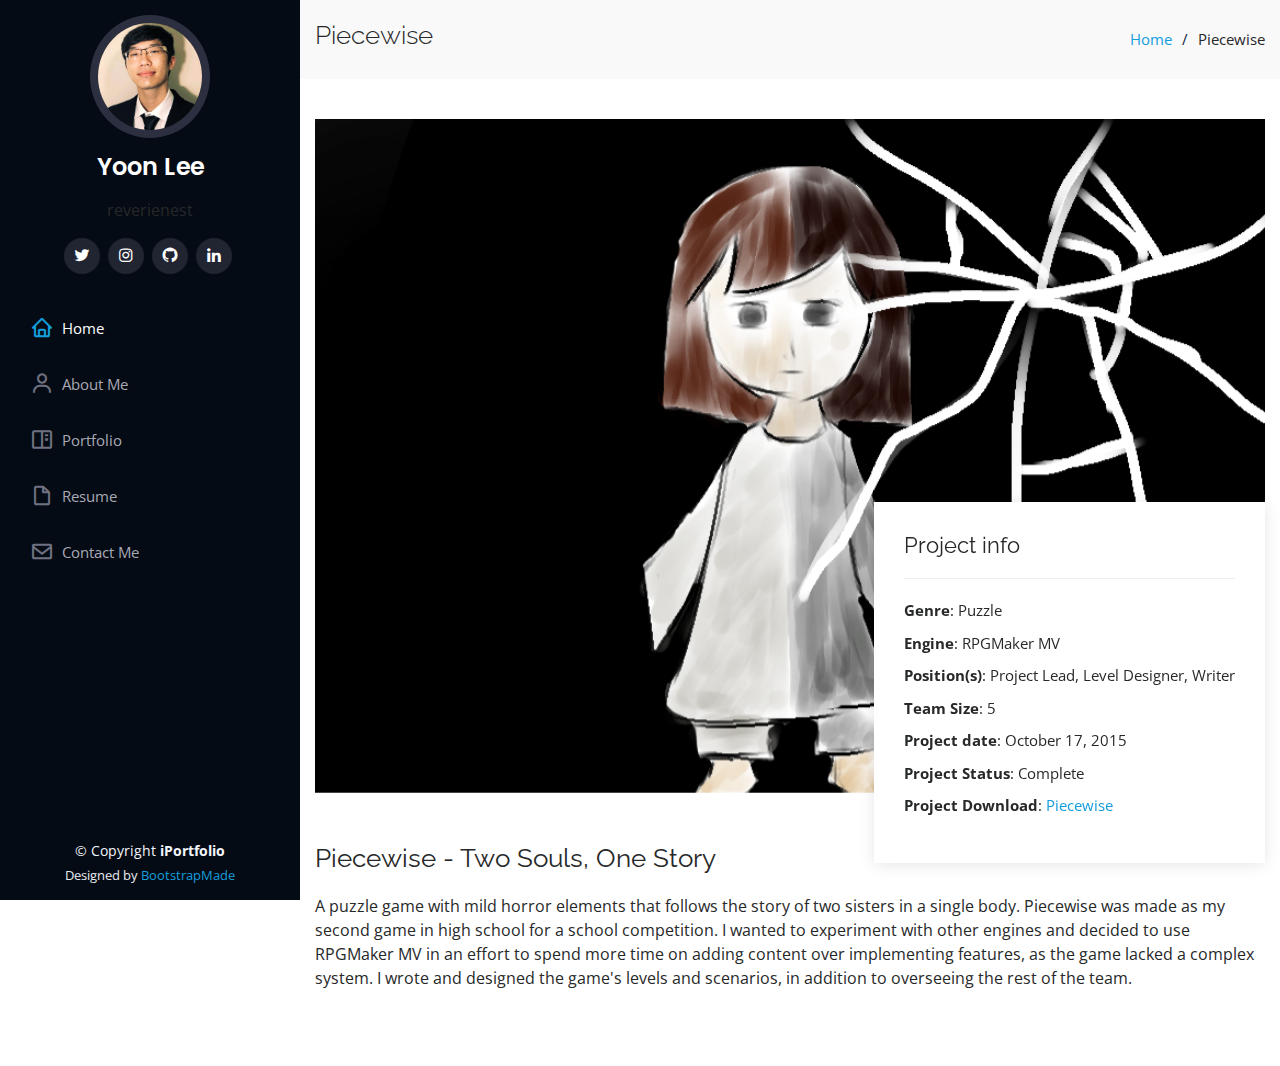
<file: piecewise-page.html>
<!DOCTYPE html>
<html lang="en">

<head>
  <meta charset="utf-8">
  <meta content="width=device-width, initial-scale=1.0" name="viewport">

  <title>reverie's nest - Piecewise</title>
  <meta content="" name="description">
  <meta content="" name="keywords">

  <!-- Favicons -->
  <link href="assets/img/favicon.png" rel="icon">
  <link href="assets/img/apple-touch-icon.png" rel="apple-touch-icon">

  <!-- Google Fonts -->
  <link href="https://fonts.googleapis.com/css?family=Open+Sans:300,300i,400,400i,600,600i,700,700i|Raleway:300,300i,400,400i,500,500i,600,600i,700,700i|Poppins:300,300i,400,400i,500,500i,600,600i,700,700i" rel="stylesheet">

  <!-- Vendor CSS Files -->
  <link href="assets/vendor/bootstrap/css/bootstrap.min.css" rel="stylesheet">
  <link href="assets/vendor/icofont/icofont.min.css" rel="stylesheet">
  <link href="assets/vendor/boxicons/css/boxicons.min.css" rel="stylesheet">
  <link href="assets/vendor/venobox/venobox.css" rel="stylesheet">
  <link href="assets/vendor/owl.carousel/assets/owl.carousel.min.css" rel="stylesheet">
  <link href="assets/vendor/aos/aos.css" rel="stylesheet">

  <!-- Template Main CSS File -->
  <link href="assets/css/style.css" rel="stylesheet">

  <!-- =======================================================
  * Template Name: iPortfolio - v1.4.0
  * Template URL: https://bootstrapmade.com/iportfolio-bootstrap-portfolio-websites-template/
  * Author: BootstrapMade.com
  * License: https://bootstrapmade.com/license/
  ======================================================== -->
</head>

<body>

  <!-- ======= Mobile nav toggle button ======= -->
  <button type="button" class="mobile-nav-toggle d-xl-none"><i class="icofont-navigation-menu"></i></button>

  <!-- ======= Header ======= -->
  <header id="header">
    <div class="d-flex flex-column">

      <div class="profile">
        <img src="assets/img/yun.png" alt="" class="img-fluid rounded-circle">
        <h1 class="text-light"><a href="index.html">Yoon Lee</a></h1>
          <p style="color:#fff;"><center>reverienest</center></p>
        <div class="social-links mt-3 text-center">
          <a href="https://twitter.com/reverienest" class="twitter"><i class="bx bxl-twitter"></i></a>
          <a href="https://www.instagram.com/reverienest/" class="instagram"><i class="bx bxl-instagram"></i></a>
          <a href="https://github.com/reverienest" class="github"><i class="bx bxl-github"></i></a>
          <a href="https://www.linkedin.com/in/reverienest/" class="linkedin"><i class="bx bxl-linkedin"></i></a>
        </div>
      </div>

      <nav class="nav-menu">
        <ul>
          <li class="active"><a href="index.html"><i class="bx bx-home"></i> <span>Home</span></a></li>
          <li><a href="#about"><i class="bx bx-user"></i> <span>About Me</span></a></li>
          <li><a href="#portfolio"><i class="bx bx-book-content"></i> Portfolio</a></li>
        <li><a href="#resume"><i class="bx bx-file-blank"></i> <span>Resume</span></a></li>
          <li><a href="#contact"><i class="bx bx-envelope"></i> Contact Me</a></li>

        </ul>
      </nav><!-- .nav-menu -->
      <button type="button" class="mobile-nav-toggle d-xl-none"><i class="icofont-navigation-menu"></i></button>

    </div>
  </header><!-- End Header -->

  <main id="main">

    <!-- ======= Breadcrumbs ======= -->
    <section id="breadcrumbs" class="breadcrumbs">
      <div class="container">

        <div class="d-flex justify-content-between align-items-center">
          <h2>Piecewise</h2>
          <ol>
            <li><a href="index.html">Home</a></li>
            <li>Piecewise</li>
          </ol>
        </div>

      </div>
    </section><!-- End Breadcrumbs -->

    <!-- ======= Portfolio Details Section ======= -->
    <section id="portfolio-details" class="portfolio-details">
      <div class="container">

        <div class="portfolio-details-container">

          <div class="owl-carousel portfolio-details-carousel">
            <img src="assets/img/portfolio/piecewise.png" class="img-fluid" alt="">
          </div>

          <div class="portfolio-info">
            <h3>Project info</h3>
            <ul>
              <li><strong>Genre</strong>: Puzzle</li>
                <li><strong>Engine</strong>: RPGMaker MV</li>
                <li><strong>Position(s)</strong>: Project Lead, Level Designer, Writer</li>
              <li><strong>Team Size</strong>: 5</li>
              <li><strong>Project date</strong>: October 17, 2015</li>
                <li><strong>Project Status</strong>: Complete</li>
              <li><strong>Project Download</strong>: <a href="assets/projects/Piecewise.zip">Piecewise</a></li>
            </ul>
          </div>

        </div>

        <div class="portfolio-description">
          <h2>Piecewise - Two Souls, One Story</h2>
          <p>
            A puzzle game with mild horror elements that follows the story of two sisters in a single body. Piecewise was made as my second game in high school for a school competition. I wanted to experiment with other engines and decided to use RPGMaker MV in an effort to spend more time on adding content over implementing features, as the game lacked a complex system. I wrote and designed the game's levels and scenarios, in addition to overseeing the rest of the team. 
          </p>
        </div>

      </div>
    </section><!-- End Portfolio Details Section -->

  </main><!-- End #main -->

  <!-- ======= Footer ======= -->
  <footer id="footer">
    <div class="container">
      <div class="copyright">
        &copy; Copyright <strong><span>iPortfolio</span></strong>
      </div>
      <div class="credits">
        <!-- All the links in the footer should remain intact. -->
        <!-- You can delete the links only if you purchased the pro version. -->
        <!-- Licensing information: https://bootstrapmade.com/license/ -->
        <!-- Purchase the pro version with working PHP/AJAX contact form: https://bootstrapmade.com/iportfolio-bootstrap-portfolio-websites-template/ -->
        Designed by <a href="https://bootstrapmade.com/">BootstrapMade</a>
      </div>
    </div>
  </footer><!-- End  Footer -->

  <a href="#" class="back-to-top"><i class="icofont-simple-up"></i></a>

  <!-- Vendor JS Files -->
  <script src="assets/vendor/jquery/jquery.min.js"></script>
  <script src="assets/vendor/bootstrap/js/bootstrap.bundle.min.js"></script>
  <script src="assets/vendor/jquery.easing/jquery.easing.min.js"></script>
  <script src="assets/vendor/php-email-form/validate.js"></script>
  <script src="assets/vendor/waypoints/jquery.waypoints.min.js"></script>
  <script src="assets/vendor/counterup/counterup.min.js"></script>
  <script src="assets/vendor/isotope-layout/isotope.pkgd.min.js"></script>
  <script src="assets/vendor/venobox/venobox.min.js"></script>
  <script src="assets/vendor/owl.carousel/owl.carousel.min.js"></script>
  <script src="assets/vendor/typed.js/typed.min.js"></script>
  <script src="assets/vendor/aos/aos.js"></script>

  <!-- Template Main JS File -->
  <script src="assets/js/main.js"></script>

</body>

</html>
</file>
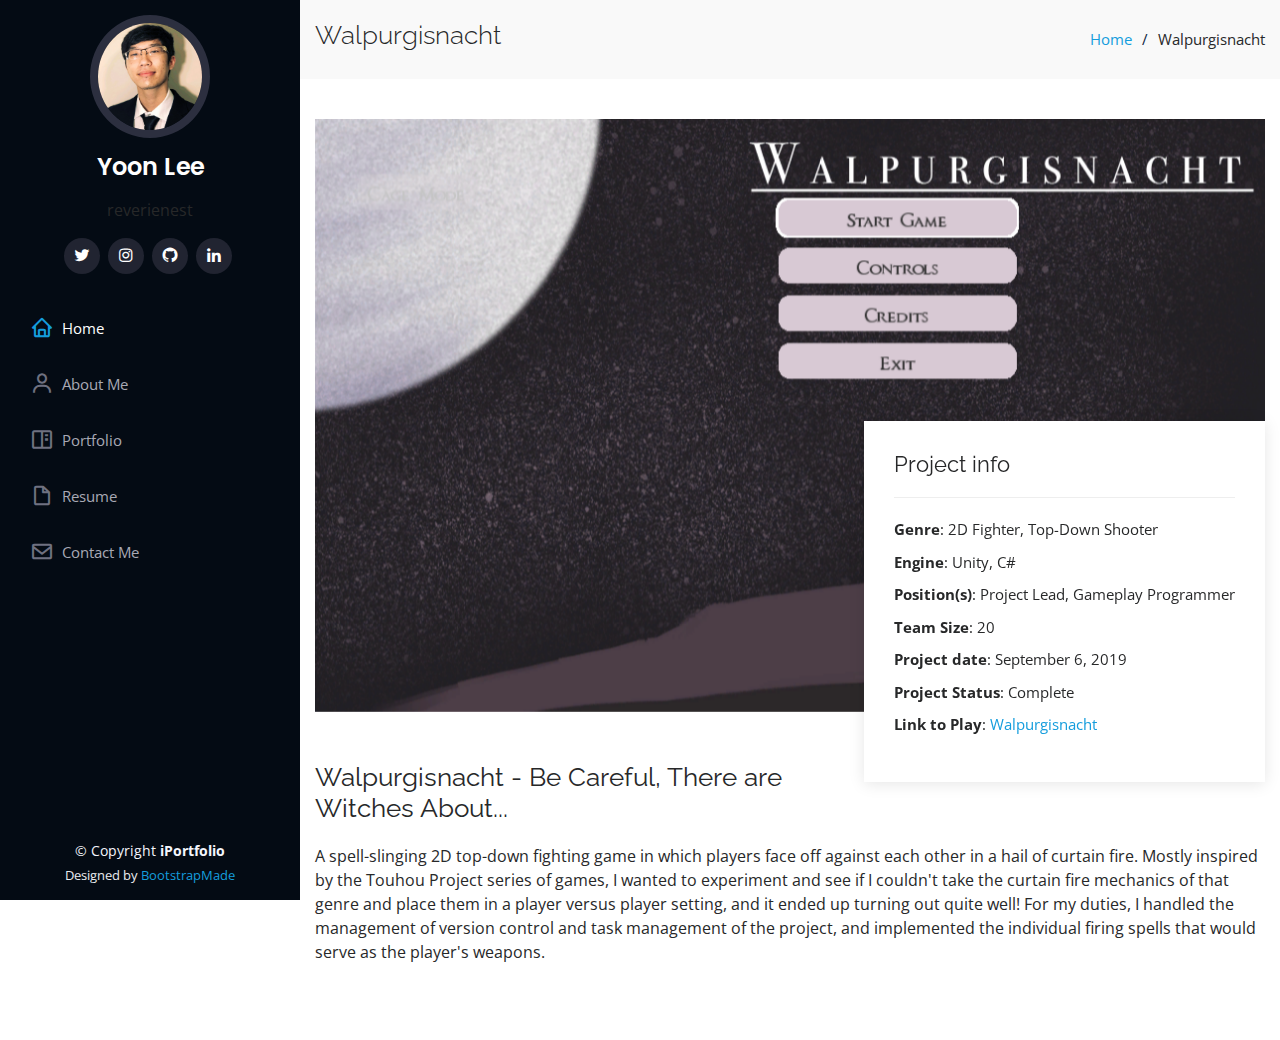
<file: walpurgisnacht-page.html>
<!DOCTYPE html>
<html lang="en">

<head>
  <meta charset="utf-8">
  <meta content="width=device-width, initial-scale=1.0" name="viewport">

  <title>reverie's nest - Walpurgisnacht</title>
  <meta content="" name="description">
  <meta content="" name="keywords">

  <!-- Favicons -->
  <link href="assets/img/favicon.png" rel="icon">
  <link href="assets/img/apple-touch-icon.png" rel="apple-touch-icon">

  <!-- Google Fonts -->
  <link href="https://fonts.googleapis.com/css?family=Open+Sans:300,300i,400,400i,600,600i,700,700i|Raleway:300,300i,400,400i,500,500i,600,600i,700,700i|Poppins:300,300i,400,400i,500,500i,600,600i,700,700i" rel="stylesheet">

  <!-- Vendor CSS Files -->
  <link href="assets/vendor/bootstrap/css/bootstrap.min.css" rel="stylesheet">
  <link href="assets/vendor/icofont/icofont.min.css" rel="stylesheet">
  <link href="assets/vendor/boxicons/css/boxicons.min.css" rel="stylesheet">
  <link href="assets/vendor/venobox/venobox.css" rel="stylesheet">
  <link href="assets/vendor/owl.carousel/assets/owl.carousel.min.css" rel="stylesheet">
  <link href="assets/vendor/aos/aos.css" rel="stylesheet">

  <!-- Template Main CSS File -->
  <link href="assets/css/style.css" rel="stylesheet">

  <!-- =======================================================
  * Template Name: iPortfolio - v1.4.0
  * Template URL: https://bootstrapmade.com/iportfolio-bootstrap-portfolio-websites-template/
  * Author: BootstrapMade.com
  * License: https://bootstrapmade.com/license/
  ======================================================== -->
</head>

<body>

  <!-- ======= Mobile nav toggle button ======= -->
  <button type="button" class="mobile-nav-toggle d-xl-none"><i class="icofont-navigation-menu"></i></button>

  <!-- ======= Header ======= -->
  <header id="header">
    <div class="d-flex flex-column">

      <div class="profile">
        <img src="assets/img/yun.png" alt="" class="img-fluid rounded-circle">
        <h1 class="text-light"><a href="index.html">Yoon Lee</a></h1>
          <p style="color:#fff;"><center>reverienest</center></p>
        <div class="social-links mt-3 text-center">
          <a href="https://twitter.com/reverienest" class="twitter"><i class="bx bxl-twitter"></i></a>
          <a href="https://www.instagram.com/reverienest/" class="instagram"><i class="bx bxl-instagram"></i></a>
          <a href="https://github.com/reverienest" class="github"><i class="bx bxl-github"></i></a>
          <a href="https://www.linkedin.com/in/reverienest/" class="linkedin"><i class="bx bxl-linkedin"></i></a>
        </div>
      </div>

      <nav class="nav-menu">
        <ul>
          <li class="active"><a href="index.html"><i class="bx bx-home"></i> <span>Home</span></a></li>
          <li><a href="#about"><i class="bx bx-user"></i> <span>About Me</span></a></li>
          <li><a href="#portfolio"><i class="bx bx-book-content"></i> Portfolio</a></li>
        <li><a href="#resume"><i class="bx bx-file-blank"></i> <span>Resume</span></a></li>
          <li><a href="#contact"><i class="bx bx-envelope"></i> Contact Me</a></li>

        </ul>
      </nav><!-- .nav-menu -->
      <button type="button" class="mobile-nav-toggle d-xl-none"><i class="icofont-navigation-menu"></i></button>

    </div>
  </header><!-- End Header -->

  <main id="main">

    <!-- ======= Breadcrumbs ======= -->
    <section id="breadcrumbs" class="breadcrumbs">
      <div class="container">

        <div class="d-flex justify-content-between align-items-center">
          <h2>Walpurgisnacht</h2>
          <ol>
            <li><a href="index.html">Home</a></li>
            <li>Walpurgisnacht</li>
          </ol>
        </div>

      </div>
    </section><!-- End Breadcrumbs -->

    <!-- ======= Portfolio Details Section ======= -->
    <section id="portfolio-details" class="portfolio-details">
      <div class="container">

        <div class="portfolio-details-container">

          <div class="owl-carousel portfolio-details-carousel">
            <img src="assets/img/portfolio/walpurgisnacht.png" class="img-fluid" alt="">
          </div>

          <div class="portfolio-info">
            <h3>Project info</h3>
            <ul>
              <li><strong>Genre</strong>: 2D Fighter, Top-Down Shooter</li>
                <li><strong>Engine</strong>: Unity, C#</li>
                <li><strong>Position(s)</strong>: Project Lead, Gameplay Programmer</li>
              <li><strong>Team Size</strong>: 20</li>
              <li><strong>Project date</strong>: September 6, 2019</li>
                <li><strong>Project Status</strong>: Complete</li>
              <li><strong>Link to Play</strong>: <a href="https://reverienest.itch.io/walpurgisnacht">Walpurgisnacht</a></li>
            </ul>
          </div>

        </div>

        <div class="portfolio-description">
          <h2>Walpurgisnacht - Be Careful, There are Witches About...</h2>
          <p>
            A spell-slinging 2D top-down fighting game in which players face off against each other in a hail of curtain fire. Mostly inspired by the Touhou Project series of games, I wanted to experiment and see if I couldn't take the curtain fire mechanics of that genre and place them in a player versus player setting, and it ended up turning out quite well! For my duties, I handled the management of version control and task management of the project, and implemented the individual firing spells that would serve as the player's weapons. 
          </p>
        </div>

      </div>
    </section><!-- End Portfolio Details Section -->

  </main><!-- End #main -->

  <!-- ======= Footer ======= -->
  <footer id="footer">
    <div class="container">
      <div class="copyright">
        &copy; Copyright <strong><span>iPortfolio</span></strong>
      </div>
      <div class="credits">
        <!-- All the links in the footer should remain intact. -->
        <!-- You can delete the links only if you purchased the pro version. -->
        <!-- Licensing information: https://bootstrapmade.com/license/ -->
        <!-- Purchase the pro version with working PHP/AJAX contact form: https://bootstrapmade.com/iportfolio-bootstrap-portfolio-websites-template/ -->
        Designed by <a href="https://bootstrapmade.com/">BootstrapMade</a>
      </div>
    </div>
  </footer><!-- End  Footer -->

  <a href="#" class="back-to-top"><i class="icofont-simple-up"></i></a>

  <!-- Vendor JS Files -->
  <script src="assets/vendor/jquery/jquery.min.js"></script>
  <script src="assets/vendor/bootstrap/js/bootstrap.bundle.min.js"></script>
  <script src="assets/vendor/jquery.easing/jquery.easing.min.js"></script>
  <script src="assets/vendor/php-email-form/validate.js"></script>
  <script src="assets/vendor/waypoints/jquery.waypoints.min.js"></script>
  <script src="assets/vendor/counterup/counterup.min.js"></script>
  <script src="assets/vendor/isotope-layout/isotope.pkgd.min.js"></script>
  <script src="assets/vendor/venobox/venobox.min.js"></script>
  <script src="assets/vendor/owl.carousel/owl.carousel.min.js"></script>
  <script src="assets/vendor/typed.js/typed.min.js"></script>
  <script src="assets/vendor/aos/aos.js"></script>

  <!-- Template Main JS File -->
  <script src="assets/js/main.js"></script>

</body>

</html>
</file>
<file: assets/vendor/venobox/venobox.css>
/* ------ venobox.css --------*/
.vbox-overlay *, .vbox-overlay *:before, .vbox-overlay *:after{
    -webkit-backface-visibility: hidden;
    -webkit-box-sizing:border-box;
    -moz-box-sizing:border-box;
    box-sizing:border-box;
}
.vbox-overlay * { 
    -webkit-backface-visibility: visible;
    backface-visibility: visible;
}
.vbox-overlay{
    display: -webkit-flex;
    display: flex;
    -webkit-flex-direction: column;
    flex-direction: column;
    -webkit-justify-content: center;
    justify-content: center;
    -webkit-align-items: center;
    align-items: center;
    position: fixed;
    left: 0;
    top: 0;
    bottom: 0;
    right: 0;
    z-index: 999999;
}

/* ----- navigation ----- */
.vbox-title{
    width: 100%;
    height: 40px;
    float: left;
    text-align: center;
    line-height: 28px;
    font-size: 12px;
    padding: 6px 50px;
    overflow: hidden;
    position: fixed;
    display: none;
    left: 0;
    z-index: 89;
}
.vbox-close{
    cursor: pointer;
    position: fixed;
    top: -1px;
    right: 0;
    width: 50px;
    height: 40px;
    padding: 6px;
    display: block;
    background-position:10px center;
    overflow: hidden;
    font-size: 24px;
    line-height: 1;
    text-align: center;
    z-index: 99;
}
.vbox-left{
    cursor: pointer;
    position: fixed;
    left: 0;
    height: 40px;
    overflow: hidden;
    line-height: 28px;
    font-size: 12px;
    z-index: 99;
    display: flex;
    align-items:center;
}
.vbox-num{
    display: inline-block;
    margin: 6px 0 6px 15px;
}
/* ----- Social share ----- */
.vbox-share{
    line-height: 28px;
    font-size: 12px;
    overflow: hidden;
    position: fixed;
    left: 0;
    z-index: 98;
    display: flex;
    align-items:center;
    justify-content: center;
    width: 100%;
    text-align: center;
}
.vbox-share svg{
    max-height: 28px;
    width: 28px;
    z-index: 10;
    margin-left: 12px;
    margin-top: 6px;
    margin-bottom: 6px;
    vertical-align: middle;
}


/* ----- navigation ARROWS ----- */
.vbox-next, .vbox-prev{
    position: fixed;
    top: 50%;
    margin-top: -15px;
    overflow: hidden;
    cursor: pointer;
    display: block;
    width: 45px;
    height: 45px;
    z-index: 99;
}
.vbox-next span, .vbox-prev span{
    position: relative;
    width: 20px;
    height: 20px;
    border: 2px solid transparent;
    border-top-color: #B6B6B6;
    border-right-color: #B6B6B6;
    text-indent: -100px;
    position: absolute;
    top: 8px;
    display: block;
}
.vbox-prev{
    left: 15px;
}
.vbox-next{
    right: 15px;
}
.vbox-prev span{
    left: 10px;
    -ms-transform: rotate(-135deg);
    -webkit-transform: rotate(-135deg);
    transform: rotate(-135deg);
}
.vbox-next span{
    -ms-transform: rotate(45deg);
    -webkit-transform: rotate(45deg);
    transform: rotate(45deg);
    right: 10px;
}
/* ------- inline window ------ */
.vbox-inline{
    width: 420px;
    height: 315px;
    height: 70vh;
    padding: 10px;
    background: #fff;
    margin: 0 auto;
    overflow: auto;
    text-align: left;
}
/* ------- Video & iFrames window ------ */
.venoframe{
    max-width: 100%;
    width: 100%;
    border: none;
    width: 100%;
    height: 260px;
    height: 70vh;
}
.venoframe.vbvid{
    height: 260px;
}
@media (min-width: 768px) {
    .venoframe, .vbox-inline{
        width: 90%;
        height: 360px;
        height: 70vh;
    }
    .venoframe.vbvid{
        width: 640px;
        height: 360px;
    }
}
@media (min-width: 992px) {
    .venoframe, .vbox-inline{
        max-width: 1200px;
        width: 80%;
        height: 540px;
        height: 70vh;
    }
    .venoframe.vbvid{
        width: 960px;
        height: 540px;
    }
}
/* 
Please do NOT edit this part! 
or at least read this note: http://i.imgur.com/7C0ws9e.gif
*/
.vbox-open{
    overflow: hidden;
}
.vbox-container{
    position: absolute;
    left: 0;
    right: 0;
    top: 0;
    bottom: 0;
    overflow-x: hidden;
    overflow-y: scroll;
    overflow-scrolling: touch;
    -webkit-overflow-scrolling: touch;
    z-index: 20;
    max-height: 100%;

}

.vbox-content{
    text-align: center;
    float: left;
    width: 100%;
    position: relative;
    overflow: hidden;
    padding: 20px 4%;
}
.vbox-container img{
    max-width: 100%;
    height: auto;
}
.vbox-figlio{
    box-shadow: 0 0 12px rgba(0,0,0,0.19), 0 6px 6px rgba(0,0,0,0.23);
    max-width: 100%;
    text-align: initial;
}
img.vbox-figlio{
    -webkit-user-select: none;
-khtml-user-select: none;
-moz-user-select: none;
-o-user-select: none;
user-select: none;
}
.vbox-content.swipe-left{
    margin-left: -200px !important;
}
.vbox-content.swipe-right{
    margin-left: 200px !important;
}
.vbox-animated{
    webkit-transition: margin 300ms ease-out;
    transition: margin 300ms ease-out;
}

/* ---------- preloader ----------
 * SPINKIT 
 * http://tobiasahlin.com/spinkit/
-------------------------------- */
.sk-double-bounce,.sk-rotating-plane{width:40px;height:40px;margin:40px auto}.sk-rotating-plane{background-color:#333;-webkit-animation:sk-rotatePlane 1.2s infinite ease-in-out;animation:sk-rotatePlane 1.2s infinite ease-in-out}@-webkit-keyframes sk-rotatePlane{0%{-webkit-transform:perspective(120px) rotateX(0) rotateY(0);transform:perspective(120px) rotateX(0) rotateY(0)}50%{-webkit-transform:perspective(120px) rotateX(-180.1deg) rotateY(0);transform:perspective(120px) rotateX(-180.1deg) rotateY(0)}100%{-webkit-transform:perspective(120px) rotateX(-180deg) rotateY(-179.9deg);transform:perspective(120px) rotateX(-180deg) rotateY(-179.9deg)}}@keyframes sk-rotatePlane{0%{-webkit-transform:perspective(120px) rotateX(0) rotateY(0);transform:perspective(120px) rotateX(0) rotateY(0)}50%{-webkit-transform:perspective(120px) rotateX(-180.1deg) rotateY(0);transform:perspective(120px) rotateX(-180.1deg) rotateY(0)}100%{-webkit-transform:perspective(120px) rotateX(-180deg) rotateY(-179.9deg);transform:perspective(120px) rotateX(-180deg) rotateY(-179.9deg)}}.sk-double-bounce{position:relative}.sk-double-bounce .sk-child{width:100%;height:100%;border-radius:50%;background-color:#333;opacity:.6;position:absolute;top:0;left:0;-webkit-animation:sk-doubleBounce 2s infinite ease-in-out;animation:sk-doubleBounce 2s infinite ease-in-out}.sk-chasing-dots .sk-child,.sk-spinner-pulse,.sk-three-bounce .sk-child{background-color:#333;border-radius:100%}.sk-double-bounce .sk-double-bounce2{-webkit-animation-delay:-1s;animation-delay:-1s}@-webkit-keyframes sk-doubleBounce{0%,100%{-webkit-transform:scale(0);transform:scale(0)}50%{-webkit-transform:scale(1);transform:scale(1)}}@keyframes sk-doubleBounce{0%,100%{-webkit-transform:scale(0);transform:scale(0)}50%{-webkit-transform:scale(1);transform:scale(1)}}.sk-wave{margin:40px auto;width:50px;height:40px;text-align:center;font-size:10px}.sk-wave .sk-rect{background-color:#333;height:100%;width:6px;display:inline-block;-webkit-animation:sk-waveStretchDelay 1.2s infinite ease-in-out;animation:sk-waveStretchDelay 1.2s infinite ease-in-out}.sk-wave .sk-rect1{-webkit-animation-delay:-1.2s;animation-delay:-1.2s}.sk-wave .sk-rect2{-webkit-animation-delay:-1.1s;animation-delay:-1.1s}.sk-wave .sk-rect3{-webkit-animation-delay:-1s;animation-delay:-1s}.sk-wave .sk-rect4{-webkit-animation-delay:-.9s;animation-delay:-.9s}.sk-wave .sk-rect5{-webkit-animation-delay:-.8s;animation-delay:-.8s}@-webkit-keyframes sk-waveStretchDelay{0%,100%,40%{-webkit-transform:scaleY(.4);transform:scaleY(.4)}20%{-webkit-transform:scaleY(1);transform:scaleY(1)}}@keyframes sk-waveStretchDelay{0%,100%,40%{-webkit-transform:scaleY(.4);transform:scaleY(.4)}20%{-webkit-transform:scaleY(1);transform:scaleY(1)}}.sk-wandering-cubes{margin:40px auto;width:40px;height:40px;position:relative}.sk-wandering-cubes .sk-cube{background-color:#333;width:10px;height:10px;position:absolute;top:0;left:0;-webkit-animation:sk-wanderingCube 1.8s ease-in-out -1.8s infinite both;animation:sk-wanderingCube 1.8s ease-in-out -1.8s infinite both}.sk-chasing-dots,.sk-spinner-pulse{width:40px;height:40px;margin:40px auto}.sk-wandering-cubes .sk-cube2{-webkit-animation-delay:-.9s;animation-delay:-.9s}@-webkit-keyframes sk-wanderingCube{0%{-webkit-transform:rotate(0);transform:rotate(0)}25%{-webkit-transform:translateX(30px) rotate(-90deg) scale(.5);transform:translateX(30px) rotate(-90deg) scale(.5)}50%{-webkit-transform:translateX(30px) translateY(30px) rotate(-179deg);transform:translateX(30px) translateY(30px) rotate(-179deg)}50.1%{-webkit-transform:translateX(30px) translateY(30px) rotate(-180deg);transform:translateX(30px) translateY(30px) rotate(-180deg)}75%{-webkit-transform:translateX(0) translateY(30px) rotate(-270deg) scale(.5);transform:translateX(0) translateY(30px) rotate(-270deg) scale(.5)}100%{-webkit-transform:rotate(-360deg);transform:rotate(-360deg)}}@keyframes sk-wanderingCube{0%{-webkit-transform:rotate(0);transform:rotate(0)}25%{-webkit-transform:translateX(30px) rotate(-90deg) scale(.5);transform:translateX(30px) rotate(-90deg) scale(.5)}50%{-webkit-transform:translateX(30px) translateY(30px) rotate(-179deg);transform:translateX(30px) translateY(30px) rotate(-179deg)}50.1%{-webkit-transform:translateX(30px) translateY(30px) rotate(-180deg);transform:translateX(30px) translateY(30px) rotate(-180deg)}75%{-webkit-transform:translateX(0) translateY(30px) rotate(-270deg) scale(.5);transform:translateX(0) translateY(30px) rotate(-270deg) scale(.5)}100%{-webkit-transform:rotate(-360deg);transform:rotate(-360deg)}}.sk-spinner-pulse{-webkit-animation:sk-pulseScaleOut 1s infinite ease-in-out;animation:sk-pulseScaleOut 1s infinite ease-in-out}@-webkit-keyframes sk-pulseScaleOut{0%{-webkit-transform:scale(0);transform:scale(0)}100%{-webkit-transform:scale(1);transform:scale(1);opacity:0}}@keyframes sk-pulseScaleOut{0%{-webkit-transform:scale(0);transform:scale(0)}100%{-webkit-transform:scale(1);transform:scale(1);opacity:0}}.sk-chasing-dots{position:relative;text-align:center;-webkit-animation:sk-chasingDotsRotate 2s infinite linear;animation:sk-chasingDotsRotate 2s infinite linear}.sk-chasing-dots .sk-child{width:60%;height:60%;display:inline-block;position:absolute;top:0;-webkit-animation:sk-chasingDotsBounce 2s infinite ease-in-out;animation:sk-chasingDotsBounce 2s infinite ease-in-out}.sk-chasing-dots .sk-dot2{top:auto;bottom:0;-webkit-animation-delay:-1s;animation-delay:-1s}@-webkit-keyframes sk-chasingDotsRotate{100%{-webkit-transform:rotate(360deg);transform:rotate(360deg)}}@keyframes sk-chasingDotsRotate{100%{-webkit-transform:rotate(360deg);transform:rotate(360deg)}}@-webkit-keyframes sk-chasingDotsBounce{0%,100%{-webkit-transform:scale(0);transform:scale(0)}50%{-webkit-transform:scale(1);transform:scale(1)}}@keyframes sk-chasingDotsBounce{0%,100%{-webkit-transform:scale(0);transform:scale(0)}50%{-webkit-transform:scale(1);transform:scale(1)}}.sk-three-bounce{margin:40px auto;width:80px;text-align:center}.sk-three-bounce .sk-child{width:20px;height:20px;display:inline-block;-webkit-animation:sk-three-bounce 1.4s ease-in-out 0s infinite both;animation:sk-three-bounce 1.4s ease-in-out 0s infinite both}.sk-circle .sk-child:before,.sk-fading-circle .sk-circle:before{display:block;border-radius:100%;content:'';background-color:#333}.sk-three-bounce .sk-bounce1{-webkit-animation-delay:-.32s;animation-delay:-.32s}.sk-three-bounce .sk-bounce2{-webkit-animation-delay:-.16s;animation-delay:-.16s}@-webkit-keyframes sk-three-bounce{0%,100%,80%{-webkit-transform:scale(0);transform:scale(0)}40%{-webkit-transform:scale(1);transform:scale(1)}}@keyframes sk-three-bounce{0%,100%,80%{-webkit-transform:scale(0);transform:scale(0)}40%{-webkit-transform:scale(1);transform:scale(1)}}.sk-circle{margin:40px auto;width:40px;height:40px;position:relative}.sk-circle .sk-child{width:100%;height:100%;position:absolute;left:0;top:0}.sk-circle .sk-child:before{margin:0 auto;width:15%;height:15%;-webkit-animation:sk-circleBounceDelay 1.2s infinite ease-in-out both;animation:sk-circleBounceDelay 1.2s infinite ease-in-out both}.sk-circle .sk-circle2{-webkit-transform:rotate(30deg);-ms-transform:rotate(30deg);transform:rotate(30deg)}.sk-circle .sk-circle3{-webkit-transform:rotate(60deg);-ms-transform:rotate(60deg);transform:rotate(60deg)}.sk-circle .sk-circle4{-webkit-transform:rotate(90deg);-ms-transform:rotate(90deg);transform:rotate(90deg)}.sk-circle .sk-circle5{-webkit-transform:rotate(120deg);-ms-transform:rotate(120deg);transform:rotate(120deg)}.sk-circle .sk-circle6{-webkit-transform:rotate(150deg);-ms-transform:rotate(150deg);transform:rotate(150deg)}.sk-circle .sk-circle7{-webkit-transform:rotate(180deg);-ms-transform:rotate(180deg);transform:rotate(180deg)}.sk-circle .sk-circle8{-webkit-transform:rotate(210deg);-ms-transform:rotate(210deg);transform:rotate(210deg)}.sk-circle .sk-circle9{-webkit-transform:rotate(240deg);-ms-transform:rotate(240deg);transform:rotate(240deg)}.sk-circle .sk-circle10{-webkit-transform:rotate(270deg);-ms-transform:rotate(270deg);transform:rotate(270deg)}.sk-circle .sk-circle11{-webkit-transform:rotate(300deg);-ms-transform:rotate(300deg);transform:rotate(300deg)}.sk-circle .sk-circle12{-webkit-transform:rotate(330deg);-ms-transform:rotate(330deg);transform:rotate(330deg)}.sk-circle .sk-circle2:before{-webkit-animation-delay:-1.1s;animation-delay:-1.1s}.sk-circle .sk-circle3:before{-webkit-animation-delay:-1s;animation-delay:-1s}.sk-circle .sk-circle4:before{-webkit-animation-delay:-.9s;animation-delay:-.9s}.sk-circle .sk-circle5:before{-webkit-animation-delay:-.8s;animation-delay:-.8s}.sk-circle .sk-circle6:before{-webkit-animation-delay:-.7s;animation-delay:-.7s}.sk-circle .sk-circle7:before{-webkit-animation-delay:-.6s;animation-delay:-.6s}.sk-circle .sk-circle8:before{-webkit-animation-delay:-.5s;animation-delay:-.5s}.sk-circle .sk-circle9:before{-webkit-animation-delay:-.4s;animation-delay:-.4s}.sk-circle .sk-circle10:before{-webkit-animation-delay:-.3s;animation-delay:-.3s}.sk-circle .sk-circle11:before{-webkit-animation-delay:-.2s;animation-delay:-.2s}.sk-circle .sk-circle12:before{-webkit-animation-delay:-.1s;animation-delay:-.1s}@-webkit-keyframes sk-circleBounceDelay{0%,100%,80%{-webkit-transform:scale(0);transform:scale(0)}40%{-webkit-transform:scale(1);transform:scale(1)}}@keyframes sk-circleBounceDelay{0%,100%,80%{-webkit-transform:scale(0);transform:scale(0)}40%{-webkit-transform:scale(1);transform:scale(1)}}.sk-cube-grid{width:40px;height:40px;margin:40px auto}.sk-cube-grid .sk-cube{width:33.33%;height:33.33%;background-color:#333;float:left;-webkit-animation:sk-cubeGridScaleDelay 1.3s infinite ease-in-out;animation:sk-cubeGridScaleDelay 1.3s infinite ease-in-out}.sk-cube-grid .sk-cube1{-webkit-animation-delay:.2s;animation-delay:.2s}.sk-cube-grid .sk-cube2{-webkit-animation-delay:.3s;animation-delay:.3s}.sk-cube-grid .sk-cube3{-webkit-animation-delay:.4s;animation-delay:.4s}.sk-cube-grid .sk-cube4{-webkit-animation-delay:.1s;animation-delay:.1s}.sk-cube-grid .sk-cube5{-webkit-animation-delay:.2s;animation-delay:.2s}.sk-cube-grid .sk-cube6{-webkit-animation-delay:.3s;animation-delay:.3s}.sk-cube-grid .sk-cube7{-webkit-animation-delay:0ms;animation-delay:0ms}.sk-cube-grid .sk-cube8{-webkit-animation-delay:.1s;animation-delay:.1s}.sk-cube-grid .sk-cube9{-webkit-animation-delay:.2s;animation-delay:.2s}@-webkit-keyframes sk-cubeGridScaleDelay{0%,100%,70%{-webkit-transform:scale3D(1,1,1);transform:scale3D(1,1,1)}35%{-webkit-transform:scale3D(0,0,1);transform:scale3D(0,0,1)}}@keyframes sk-cubeGridScaleDelay{0%,100%,70%{-webkit-transform:scale3D(1,1,1);transform:scale3D(1,1,1)}35%{-webkit-transform:scale3D(0,0,1);transform:scale3D(0,0,1)}}.sk-fading-circle{margin:40px auto;width:40px;height:40px;position:relative}.sk-fading-circle .sk-circle{width:100%;height:100%;position:absolute;left:0;top:0}.sk-fading-circle .sk-circle:before{margin:0 auto;width:15%;height:15%;-webkit-animation:sk-circleFadeDelay 1.2s infinite ease-in-out both;animation:sk-circleFadeDelay 1.2s infinite ease-in-out both}.sk-fading-circle .sk-circle2{-webkit-transform:rotate(30deg);-ms-transform:rotate(30deg);transform:rotate(30deg)}.sk-fading-circle .sk-circle3{-webkit-transform:rotate(60deg);-ms-transform:rotate(60deg);transform:rotate(60deg)}.sk-fading-circle .sk-circle4{-webkit-transform:rotate(90deg);-ms-transform:rotate(90deg);transform:rotate(90deg)}.sk-fading-circle .sk-circle5{-webkit-transform:rotate(120deg);-ms-transform:rotate(120deg);transform:rotate(120deg)}.sk-fading-circle .sk-circle6{-webkit-transform:rotate(150deg);-ms-transform:rotate(150deg);transform:rotate(150deg)}.sk-fading-circle .sk-circle7{-webkit-transform:rotate(180deg);-ms-transform:rotate(180deg);transform:rotate(180deg)}.sk-fading-circle .sk-circle8{-webkit-transform:rotate(210deg);-ms-transform:rotate(210deg);transform:rotate(210deg)}.sk-fading-circle .sk-circle9{-webkit-transform:rotate(240deg);-ms-transform:rotate(240deg);transform:rotate(240deg)}.sk-fading-circle .sk-circle10{-webkit-transform:rotate(270deg);-ms-transform:rotate(270deg);transform:rotate(270deg)}.sk-fading-circle .sk-circle11{-webkit-transform:rotate(300deg);-ms-transform:rotate(300deg);transform:rotate(300deg)}.sk-fading-circle .sk-circle12{-webkit-transform:rotate(330deg);-ms-transform:rotate(330deg);transform:rotate(330deg)}.sk-fading-circle .sk-circle2:before{-webkit-animation-delay:-1.1s;animation-delay:-1.1s}.sk-fading-circle .sk-circle3:before{-webkit-animation-delay:-1s;animation-delay:-1s}.sk-fading-circle .sk-circle4:before{-webkit-animation-delay:-.9s;animation-delay:-.9s}.sk-fading-circle .sk-circle5:before{-webkit-animation-delay:-.8s;animation-delay:-.8s}.sk-fading-circle .sk-circle6:before{-webkit-animation-delay:-.7s;animation-delay:-.7s}.sk-fading-circle .sk-circle7:before{-webkit-animation-delay:-.6s;animation-delay:-.6s}.sk-fading-circle .sk-circle8:before{-webkit-animation-delay:-.5s;animation-delay:-.5s}.sk-fading-circle .sk-circle9:before{-webkit-animation-delay:-.4s;animation-delay:-.4s}.sk-fading-circle .sk-circle10:before{-webkit-animation-delay:-.3s;animation-delay:-.3s}.sk-fading-circle .sk-circle11:before{-webkit-animation-delay:-.2s;animation-delay:-.2s}.sk-fading-circle .sk-circle12:before{-webkit-animation-delay:-.1s;animation-delay:-.1s}@-webkit-keyframes sk-circleFadeDelay{0%,100%,39%{opacity:0}40%{opacity:1}}@keyframes sk-circleFadeDelay{0%,100%,39%{opacity:0}40%{opacity:1}}.sk-folding-cube{margin:40px auto;width:40px;height:40px;position:relative;-webkit-transform:rotateZ(45deg);transform:rotateZ(45deg)}.sk-folding-cube .sk-cube{float:left;width:50%;height:50%;position:relative;-webkit-transform:scale(1.1);-ms-transform:scale(1.1);transform:scale(1.1)}.sk-folding-cube .sk-cube:before{content:'';position:absolute;top:0;left:0;width:100%;height:100%;background-color:#333;-webkit-animation:sk-foldCubeAngle 2.4s infinite linear both;animation:sk-foldCubeAngle 2.4s infinite linear both;-webkit-transform-origin:100% 100%;-ms-transform-origin:100% 100%;transform-origin:100% 100%}.sk-folding-cube .sk-cube2{-webkit-transform:scale(1.1) rotateZ(90deg);transform:scale(1.1) rotateZ(90deg)}.sk-folding-cube .sk-cube3{-webkit-transform:scale(1.1) rotateZ(180deg);transform:scale(1.1) rotateZ(180deg)}.sk-folding-cube .sk-cube4{-webkit-transform:scale(1.1) rotateZ(270deg);transform:scale(1.1) rotateZ(270deg)}.sk-folding-cube .sk-cube2:before{-webkit-animation-delay:.3s;animation-delay:.3s}.sk-folding-cube .sk-cube3:before{-webkit-animation-delay:.6s;animation-delay:.6s}.sk-folding-cube .sk-cube4:before{-webkit-animation-delay:.9s;animation-delay:.9s}@-webkit-keyframes sk-foldCubeAngle{0%,10%{-webkit-transform:perspective(140px) rotateX(-180deg);transform:perspective(140px) rotateX(-180deg);opacity:0}25%,75%{-webkit-transform:perspective(140px) rotateX(0);transform:perspective(140px) rotateX(0);opacity:1}100%,90%{-webkit-transform:perspective(140px) rotateY(180deg);transform:perspective(140px) rotateY(180deg);opacity:0}}@keyframes sk-foldCubeAngle{0%,10%{-webkit-transform:perspective(140px) rotateX(-180deg);transform:perspective(140px) rotateX(-180deg);opacity:0}25%,75%{-webkit-transform:perspective(140px) rotateX(0);transform:perspective(140px) rotateX(0);opacity:1}100%,90%{-webkit-transform:perspective(140px) rotateY(180deg);transform:perspective(140px) rotateY(180deg);opacity:0}}
</file>
<file: assets/css/style.css>
/**
* Template Name: iPortfolio - v1.4.0
* Template URL: https://bootstrapmade.com/iportfolio-bootstrap-portfolio-websites-template/
* Author: BootstrapMade.com
* License: https://bootstrapmade.com/license/
*/

/*--------------------------------------------------------------
# General
--------------------------------------------------------------*/
body {
  font-family: "Open Sans", sans-serif;
  color: #272829;
}

a {
  color: #149ddd;
}

a:hover {
  color: #37b3ed;
  text-decoration: none;
}

h1, h2, h3, h4, h5, h6 {
  font-family: "Raleway", sans-serif;
}

/*--------------------------------------------------------------
# Back to top button
--------------------------------------------------------------*/
.back-to-top {
  position: fixed;
  display: none;
  width: 40px;
  height: 40px;
  border-radius: 50px;
  right: 15px;
  bottom: 15px;
  background: #149ddd;
  color: #fff;
  transition: display 0.5s ease-in-out;
  z-index: 99999;
}

.back-to-top i {
  font-size: 24px;
  position: absolute;
  top: 7px;
  left: 8px;
}

.back-to-top:hover {
  color: #fff;
  background: #2eafec;
  transition: background 0.2s ease-in-out;
}

/*--------------------------------------------------------------
# Header
--------------------------------------------------------------*/
#header {
  position: fixed;
  top: 0;
  left: 0;
  bottom: 0;
  width: 300px;
  transition: all ease-in-out 0.5s;
  z-index: 9997;
  transition: all 0.5s;
  padding: 0 15px;
  background: #040b14;
  overflow-y: auto;
}

#header .profile img {
  margin: 15px auto;
  display: block;
  width: 120px;
  border: 8px solid #2c2f3f;
}

#header .profile h1 {
  font-size: 24px;
  margin: 0;
  padding: 0;
  font-weight: 600;
  -moz-text-align-last: center;
  text-align-last: center;
  font-family: "Poppins", sans-serif;
}

#header .profile h1 a, #header .profile h1 a:hover {
  color: #fff;
  text-decoration: none;
}

#header .profile .social-links a {
  font-size: 18px;
  display: inline-block;
  background: #212431;
  color: #fff;
  line-height: 1;
  padding: 8px 0;
  margin-right: 4px;
  border-radius: 50%;
  text-align: center;
  width: 36px;
  height: 36px;
  transition: 0.3s;
}

#header .profile .social-links a:hover {
  background: #149ddd;
  color: #fff;
  text-decoration: none;
}

#main {
  margin-left: 300px;
}

@media (max-width: 1199px) {
  #header {
    left: -300px;
  }
  #main {
    margin-left: 0;
  }
}

/*--------------------------------------------------------------
# Navigation Menu
--------------------------------------------------------------*/
/* Desktop Navigation */
.nav-menu {
  padding-top: 30px;
}

.nav-menu * {
  margin: 0;
  padding: 0;
  list-style: none;
}

.nav-menu > ul > li {
  position: relative;
  white-space: nowrap;
}

.nav-menu a {
  display: flex;
  align-items: center;
  color: #a8a9b4;
  padding: 12px 15px;
  margin-bottom: 8px;
  transition: 0.3s;
  font-size: 15px;
}

.nav-menu a i {
  font-size: 24px;
  padding-right: 8px;
  color: #6f7180;
}

.nav-menu a:hover, .nav-menu .active > a, .nav-menu li:hover > a {
  text-decoration: none;
  color: #fff;
}

.nav-menu a:hover i, .nav-menu .active > a i, .nav-menu li:hover > a i {
  color: #149ddd;
}

/* Mobile Navigation */
.mobile-nav-toggle {
  position: fixed;
  right: 15px;
  top: 15px;
  z-index: 9998;
  border: 0;
  background: none;
  font-size: 24px;
  transition: all 0.4s;
  outline: none !important;
  line-height: 1;
  cursor: pointer;
  text-align: right;
}

.mobile-nav-toggle i {
  color: #149ddd;
}

.mobile-nav-active {
  overflow: hidden;
}

.mobile-nav-active #header {
  left: 0;
}

.mobile-nav-active .mobile-nav-toggle i {
  color: #fff;
}

/*--------------------------------------------------------------
# Hero Section
--------------------------------------------------------------*/
#hero {
  width: 100%;
  height: 100vh;
  background: url("../img/iconrev.png") top center;
  background-size: cover;
}

#hero:before {
  content: "";
  background: rgba(5, 13, 24, 0.3);
  position: absolute;
  bottom: 0;
  top: 0;
  left: 0;
  right: 0;
  z-index: 1;
}

#hero .hero-container {
  position: relative;
  z-index: 2;
  min-width: 300px;
}

#hero h1 {
  margin: 0 0 10px 0;
  font-size: 64px;
  font-weight: 700;
  line-height: 56px;
  color: #fff;
}

#hero p {
  color: #fff;
  margin-bottom: 50px;
  font-size: 26px;
  font-family: "Poppins", sans-serif;
}

#hero p span {
  color: #fff;
  padding-bottom: 4px;
  letter-spacing: 1px;
  border-bottom: 3px solid #149ddd;
}

@media (min-width: 1024px) {
  #hero {
    background-attachment: fixed;
  }
}

@media (max-width: 768px) {
  #hero h1 {
    font-size: 40px;
    padding-left: 20px;
    padding-right: 20px;
    line-height: 36px;
  }
  #hero h2 {
    font-size: 25px;
    padding-left: 20px;
    padding-right: 20px;
    line-height: 24px;
    margin-bottom: 30px;
  }
  #hero p {
    margin-bottom: 50px;
    padding-left: 20px;
    padding-right: 20px;
    font-size: 22px;
    line-height: 24px;
}

}

/*--------------------------------------------------------------
# Sections General
--------------------------------------------------------------*/
section {
  padding: 60px 0;
  overflow: hidden;
}

.section-bg {
  background: #f5f8fd;
}

.section-title {
  padding-bottom: 30px;
}

.section-title h2 {
  font-size: 32px;
  font-weight: bold;
  margin-bottom: 20px;
  padding-bottom: 20px;
  position: relative;
  color: #173b6c;
}

.section-title h2::after {
  content: '';
  position: absolute;
  display: block;
  width: 50px;
  height: 3px;
  background: #149ddd;
  bottom: 0;
  left: 0;
}

.section-title p {
  margin-bottom: 0;
}

/*--------------------------------------------------------------
# About
--------------------------------------------------------------*/
.about .content h3 {
  font-weight: 700;
  font-size: 26px;
  color: #173b6c;
}

.about .content ul {
  list-style: none;
  padding: 0;
}

.about .content ul li {
  padding-bottom: 10px;
}

.about .content ul i {
  font-size: 20px;
  padding-right: 2px;
  color: #149ddd;
}

.about .content p:last-child {
  margin-bottom: 0;
}

/*--------------------------------------------------------------
# Facts
--------------------------------------------------------------*/
.facts {
  padding-bottom: 30px;
}

.facts .count-box {
  padding: 30px;
  width: 100%;
}

.facts .count-box i {
  display: block;
  font-size: 44px;
  color: #149ddd;
  float: left;
}

.facts .count-box span {
  font-size: 48px;
  line-height: 40px;
  display: block;
  font-weight: 700;
  color: #050d18;
  margin-left: 60px;
}

.facts .count-box p {
  padding: 15px 0 0 0;
  margin: 0 0 0 60px;
  font-family: "Raleway", sans-serif;
  font-size: 14px;
  color: #122f57;
}

.facts .count-box a {
  font-weight: 600;
  display: block;
  margin-top: 20px;
  color: #122f57;
  font-size: 15px;
  font-family: "Poppins", sans-serif;
  transition: ease-in-out 0.3s;
}

.facts .count-box a:hover {
  color: #1f5297;
}

/*--------------------------------------------------------------
# Akills
--------------------------------------------------------------*/
.skills .progress {
  height: 50px;
  display: block;
  background: none;
}

.skills .progress .skill {
  padding: 10px 0;
  margin: 0 0 6px 0;
  text-transform: uppercase;
  display: block;
  font-weight: 600;
  font-family: "Poppins", sans-serif;
  color: #050d18;
}

.skills .progress .skill .val {
  float: right;
  font-style: normal;
}

.skills .progress-bar-wrap {
  background: #dce8f8;
}

.skills .progress-bar {
  width: 1px;
  height: 10px;
  transition: .9s;
  background-color: #149ddd;
}

/*--------------------------------------------------------------
# Resume
--------------------------------------------------------------*/
.resume .resume-title {
  font-size: 26px;
  font-weight: 700;
  margin-top: 20px;
  margin-bottom: 20px;
  color: #050d18;
}

.resume .resume-item {
  padding: 0 0 20px 20px;
  margin-top: -2px;
  border-left: 2px solid #1f5297;
  position: relative;
}

.resume .resume-item h4 {
  line-height: 18px;
  font-size: 18px;
  font-weight: 600;
  text-transform: uppercase;
  font-family: "Poppins", sans-serif;
  color: #050d18;
  margin-bottom: 10px;
}

.resume .resume-item h5 {
  font-size: 16px;
  background: #e4edf9;
  padding: 5px 15px;
  display: inline-block;
  font-weight: 600;
  margin-bottom: 10px;
}

.resume .resume-item ul {
  padding-left: 20px;
}

.resume .resume-item ul li {
  padding-bottom: 10px;
}

.resume .resume-item:last-child {
  padding-bottom: 0;
}

.resume .resume-item::before {
  content: "";
  position: absolute;
  width: 16px;
  height: 16px;
  border-radius: 50px;
  left: -9px;
  top: 0;
  background: #fff;
  border: 2px solid #1f5297;
}

/*--------------------------------------------------------------
# Portfolio
--------------------------------------------------------------*/
.portfolio .portfolio-item {
  margin-bottom: 30px;
}

.portfolio #portfolio-flters {
  padding: 0;
  margin: 0 auto 35px auto;
  list-style: none;
  text-align: center;
  background: #fff;
  border-radius: 50px;
  padding: 2px 15px;
}

.portfolio #portfolio-flters li {
  cursor: pointer;
  display: inline-block;
  padding: 10px 15px 8px 15px;
  font-size: 14px;
  font-weight: 600;
  line-height: 1;
  text-transform: uppercase;
  color: #272829;
  margin-bottom: 5px;
  transition: all 0.3s ease-in-out;
}

.portfolio #portfolio-flters li:hover, .portfolio #portfolio-flters li.filter-active {
  color: #149ddd;
}

.portfolio #portfolio-flters li:last-child {
  margin-right: 0;
}

.portfolio .portfolio-wrap {
  transition: 0.3s;
  position: relative;
  overflow: hidden;
  z-index: 1;
}

.portfolio .portfolio-wrap::before {
  content: "";
  background: rgba(255, 255, 255, 0.5);
  position: absolute;
  left: 0;
  right: 0;
  top: 0;
  bottom: 0;
  transition: all ease-in-out 0.3s;
  z-index: 2;
  opacity: 0;
}

.portfolio .portfolio-wrap .portfolio-links {
  opacity: 1;
  left: 0;
  right: 0;
  bottom: -60px;
  z-index: 3;
  position: absolute;
  transition: all ease-in-out 0.3s;
  display: flex;
  justify-content: center;
}

.portfolio .portfolio-wrap .portfolio-links a {
  color: #fff;
  font-size: 28px;
  text-align: center;
  background: rgba(20, 157, 221, 0.75);
  transition: 0.3s;
  width: 50%;
}

.portfolio .portfolio-wrap .portfolio-links a:hover {
  background: rgba(20, 157, 221, 0.95);
}

.portfolio .portfolio-wrap .portfolio-links a + a {
  border-left: 1px solid #37b3ed;
}

.portfolio .portfolio-wrap:hover::before {
  top: 0;
  left: 0;
  right: 0;
  bottom: 0;
  opacity: 1;
}

.portfolio .portfolio-wrap:hover .portfolio-links {
  opacity: 1;
  bottom: 0;
}

/*--------------------------------------------------------------
# Services
--------------------------------------------------------------*/
.services .icon-box {
  margin-bottom: 20px;
}

.services .icon {
  float: left;
  display: flex;
  align-items: center;
  justify-content: center;
  width: 54px;
  height: 54px;
  background: #149ddd;
  border-radius: 50%;
  transition: 0.5s;
  border: 1px solid #149ddd;
}

.services .icon i {
  color: #fff;
  font-size: 24px;
}

.services .icon-box:hover .icon {
  background: #fff;
}

.services .icon-box:hover .icon i {
  color: #149ddd;
}

.services .title {
  margin-left: 80px;
  font-weight: 700;
  margin-bottom: 15px;
  font-size: 18px;
}

.services .title a {
  color: #343a40;
}

.services .title a:hover {
  color: #149ddd;
}

.services .description {
  margin-left: 80px;
  line-height: 24px;
  font-size: 14px;
}

/*--------------------------------------------------------------
# Testimonials
--------------------------------------------------------------*/
.testimonials .testimonial-item {
  box-sizing: content-box;
  text-align: center;
  min-height: 320px;
}

.testimonials .testimonial-item .testimonial-img {
  width: 90px;
  border-radius: 50%;
  margin: 0 auto;
}

.testimonials .testimonial-item h3 {
  font-size: 18px;
  font-weight: bold;
  margin: 10px 0 5px 0;
  color: #111;
}

.testimonials .testimonial-item h4 {
  font-size: 14px;
  color: #999;
  margin: 0;
}

.testimonials .testimonial-item .quote-icon-left, .testimonials .testimonial-item .quote-icon-right {
  color: #c3e8fa;
  font-size: 26px;
}

.testimonials .testimonial-item .quote-icon-left {
  display: inline-block;
  left: -5px;
  position: relative;
}

.testimonials .testimonial-item .quote-icon-right {
  display: inline-block;
  right: -5px;
  position: relative;
  top: 10px;
}

.testimonials .testimonial-item p {
  font-style: italic;
  margin: 0 15px 15px 15px;
  padding: 20px;
  background: #fff;
  position: relative;
  margin-bottom: 35px;
  border-radius: 6px;
  box-shadow: 0px 2px 15px rgba(0, 0, 0, 0.1);
}

.testimonials .testimonial-item p::after {
  content: "";
  width: 0;
  height: 0;
  border-top: 20px solid #fff;
  border-right: 20px solid transparent;
  border-left: 20px solid transparent;
  position: absolute;
  bottom: -20px;
  left: calc(50% - 20px);
}

.testimonials .owl-nav, .testimonials .owl-dots {
  margin-top: 5px;
  text-align: center;
}

.testimonials .owl-dot {
  display: inline-block;
  margin: 0 5px;
  width: 12px;
  height: 12px;
  border-radius: 50%;
  background-color: #ddd !important;
}

.testimonials .owl-dot.active {
  background-color: #149ddd !important;
}

@media (max-width: 767px) {
  .testimonials {
    margin: 30px 10px;
  }
}

/*--------------------------------------------------------------
# Contact
--------------------------------------------------------------*/
.contact {
  padding-bottom: 130px;
}

.contact .info {
  padding: 30px;
  background: #fff;
  width: 100%;
  box-shadow: 0 0 24px 0 rgba(0, 0, 0, 0.12);
}

.contact .info i {
  font-size: 20px;
  color: #149ddd;
  float: left;
  width: 44px;
  height: 44px;
  background: #dff3fc;
  display: flex;
  justify-content: center;
  align-items: center;
  border-radius: 50px;
  transition: all 0.3s ease-in-out;
}

.contact .info h4 {
  padding: 0 0 0 60px;
  font-size: 22px;
  font-weight: 600;
  margin-bottom: 5px;
  color: #050d18;
}

.contact .info p {
  padding: 0 0 10px 60px;
  margin-bottom: 20px;
  font-size: 14px;
  color: #173b6c;
}

.contact .info .email p {
  padding-top: 5px;
}

.contact .info .social-links {
  padding-left: 60px;
}

.contact .info .social-links a {
  font-size: 18px;
  display: inline-block;
  background: #333;
  color: #fff;
  line-height: 1;
  padding: 8px 0;
  border-radius: 50%;
  text-align: center;
  width: 36px;
  height: 36px;
  transition: 0.3s;
  margin-right: 10px;
}

.contact .info .social-links a:hover {
  background: #149ddd;
  color: #fff;
}

.contact .info .email:hover i, .contact .info .address:hover i, .contact .info .phone:hover i {
  background: #149ddd;
  color: #fff;
}

.contact .php-email-form {
  width: 100%;
  padding: 30px;
  background: #fff;
  box-shadow: 0 0 24px 0 rgba(0, 0, 0, 0.12);
}

.contact .php-email-form .form-group {
  padding-bottom: 8px;
}

.contact .php-email-form .validate {
  display: none;
  color: red;
  margin: 0 0 15px 0;
  font-weight: 400;
  font-size: 13px;
}

.contact .php-email-form .error-message {
  display: none;
  color: #fff;
  background: #ed3c0d;
  text-align: left;
  padding: 15px;
  font-weight: 600;
}

.contact .php-email-form .error-message br + br {
  margin-top: 25px;
}

.contact .php-email-form .sent-message {
  display: none;
  color: #fff;
  background: #18d26e;
  text-align: center;
  padding: 15px;
  font-weight: 600;
}

.contact .php-email-form .loading {
  display: none;
  background: #fff;
  text-align: center;
  padding: 15px;
}

.contact .php-email-form .loading:before {
  content: "";
  display: inline-block;
  border-radius: 50%;
  width: 24px;
  height: 24px;
  margin: 0 10px -6px 0;
  border: 3px solid #18d26e;
  border-top-color: #eee;
  -webkit-animation: animate-loading 1s linear infinite;
  animation: animate-loading 1s linear infinite;
}

.contact .php-email-form input, .contact .php-email-form textarea {
  border-radius: 0;
  box-shadow: none;
  font-size: 14px;
}

.contact .php-email-form input {
  height: 44px;
}

.contact .php-email-form textarea {
  padding: 10px 12px;
}

.contact .php-email-form button[type="submit"] {
  background: #149ddd;
  border: 0;
  padding: 10px 24px;
  color: #fff;
  transition: 0.4s;
  border-radius: 4px;
}

.contact .php-email-form button[type="submit"]:hover {
  background: #37b3ed;
}

@-webkit-keyframes animate-loading {
  0% {
    transform: rotate(0deg);
  }
  100% {
    transform: rotate(360deg);
  }
}

@keyframes animate-loading {
  0% {
    transform: rotate(0deg);
  }
  100% {
    transform: rotate(360deg);
  }
}

/*--------------------------------------------------------------
# Breadcrumbs
--------------------------------------------------------------*/
.breadcrumbs {
  padding: 20px 0;
  background: #f9f9f9;
}

.breadcrumbs h2 {
  font-size: 26px;
  font-weight: 300;
}

.breadcrumbs ol {
  display: flex;
  flex-wrap: wrap;
  list-style: none;
  padding: 0;
  margin: 0;
  font-size: 15px;
}

.breadcrumbs ol li + li {
  padding-left: 10px;
}

.breadcrumbs ol li + li::before {
  display: inline-block;
  padding-right: 10px;
  color: #0e2442;
  content: "/";
}

@media (max-width: 768px) {
  .breadcrumbs .d-flex {
    display: block !important;
  }
  .breadcrumbs ol {
    display: block;
  }
  .breadcrumbs ol li {
    display: inline-block;
  }
}

/*--------------------------------------------------------------
# Portfolio Details
--------------------------------------------------------------*/
.portfolio-details {
  padding-top: 40px;
}

.portfolio-details .portfolio-details-container {
  position: relative;
}

.portfolio-details .portfolio-details-carousel {
  position: relative;
  z-index: 1;
}

.portfolio-details .portfolio-details-carousel .owl-nav, .portfolio-details .portfolio-details-carousel .owl-dots {
  margin-top: 5px;
  text-align: left;
}

.portfolio-details .portfolio-details-carousel .owl-dot {
  display: inline-block;
  margin: 0 10px 0 0;
  width: 12px;
  height: 12px;
  border-radius: 50%;
  background-color: #ddd !important;
}

.portfolio-details .portfolio-details-carousel .owl-dot.active {
  background-color: #149ddd !important;
}

.portfolio-details .portfolio-info {
  padding: 30px;
  position: absolute;
  right: 0;
  bottom: -70px;
  background: #fff;
  box-shadow: 0px 2px 15px rgba(0, 0, 0, 0.1);
  z-index: 2;
}

.portfolio-details .portfolio-info h3 {
  font-size: 22px;
  font-weight: 400;
  margin-bottom: 20px;
  padding-bottom: 20px;
  border-bottom: 1px solid #eee;
}

.portfolio-details .portfolio-info ul {
  list-style: none;
  padding: 0;
  font-size: 15px;
}

.portfolio-details .portfolio-info ul li + li {
  margin-top: 10px;
}

.portfolio-details .portfolio-description {
  padding-top: 50px;
}

.portfolio-details .portfolio-description h2 {
  width: 50%;
  font-size: 26px;
  font-weight: 400;
  margin-bottom: 20px;
}

.portfolio-details .portfolio-description p {
  padding: 0;
}

@media (max-width: 768px) {
  .portfolio-details .portfolio-description h2 {
    width: 100%;
  }
  .portfolio-details .portfolio-info {
    position: static;
    margin-top: 30px;
  }
}

/*--------------------------------------------------------------
# Footer
--------------------------------------------------------------*/
#footer {
  padding: 15px;
  color: #f4f6fd;
  font-size: 14px;
  position: fixed;
  left: 0;
  bottom: 0;
  width: 300px;
  z-index: 9999;
  background: #040b14;
}

#footer .copyright {
  text-align: center;
}

#footer .credits {
  padding-top: 5px;
  text-align: center;
  font-size: 13px;
  color: #eaebf0;
}

@media (max-width: 1199px) {
  #footer {
    position: static;
    width: auto;
    padding-right: 20px 15px;
  }
}
</file>
